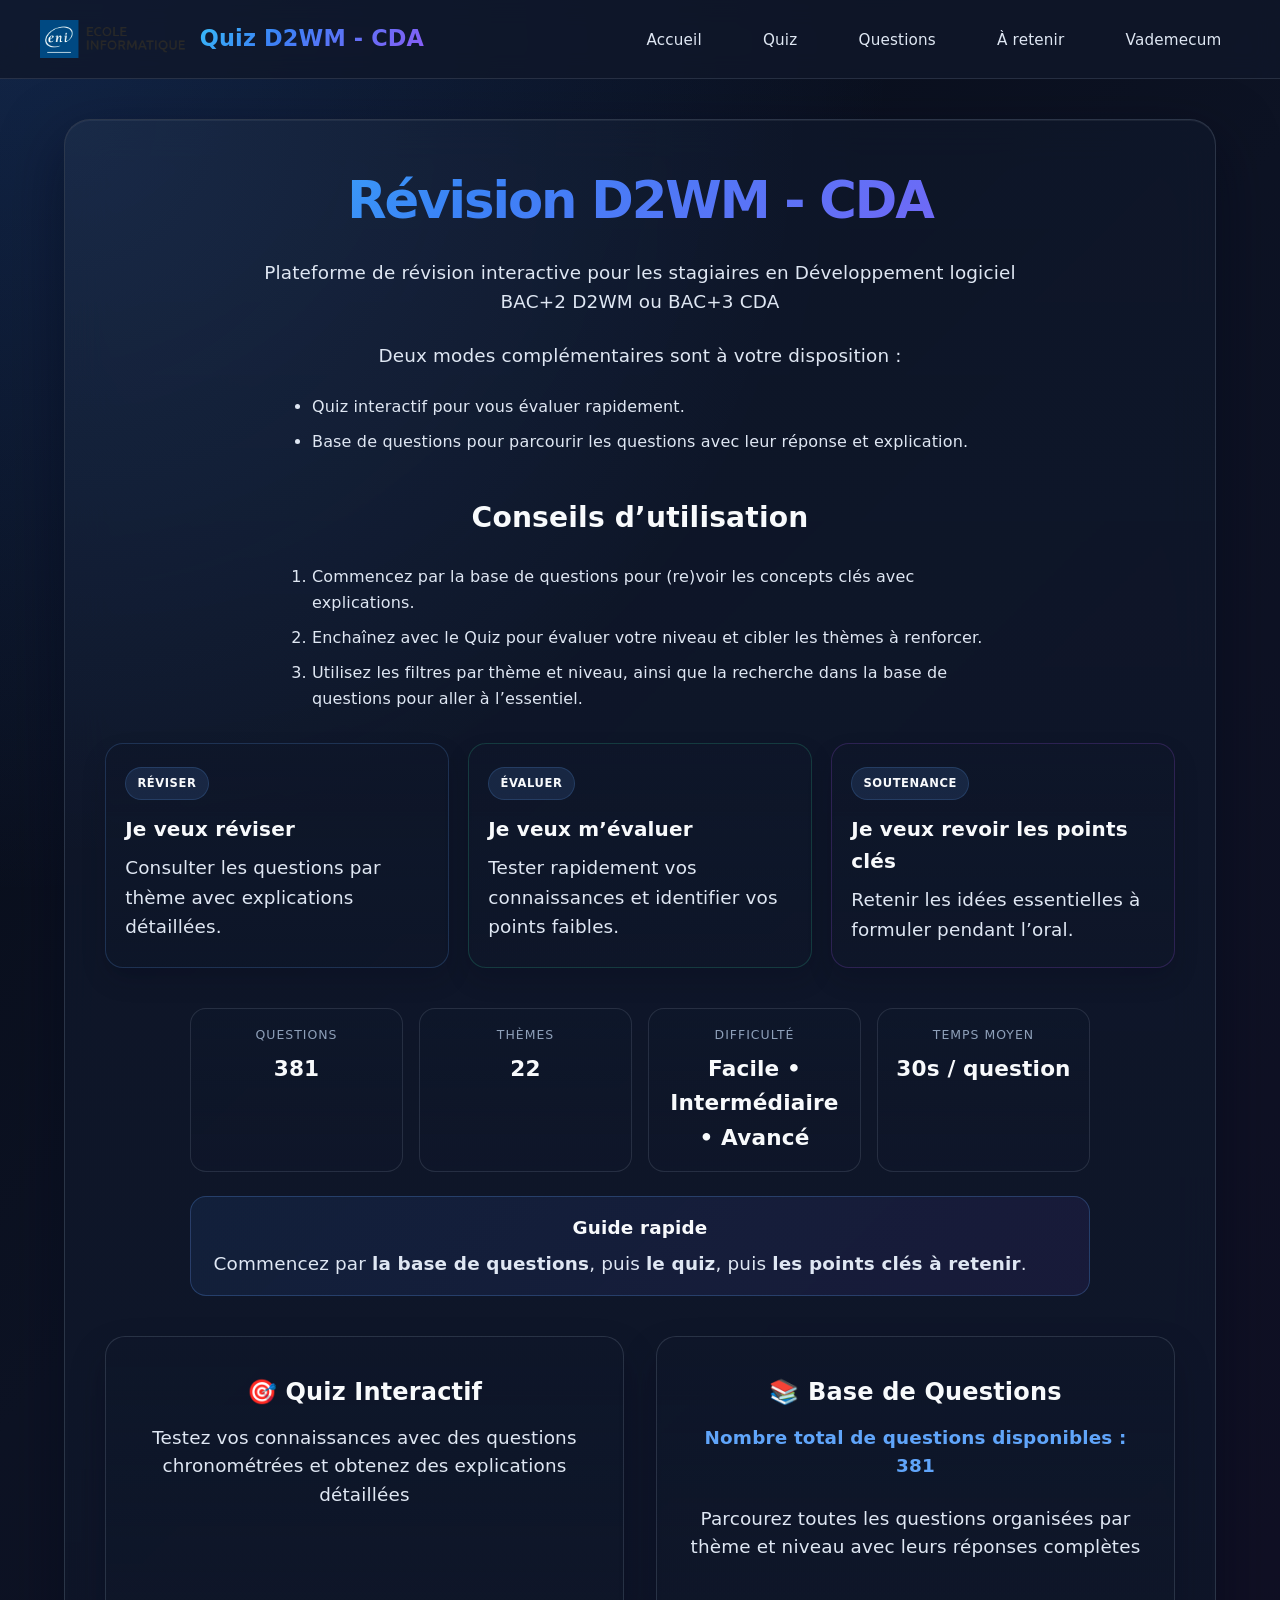
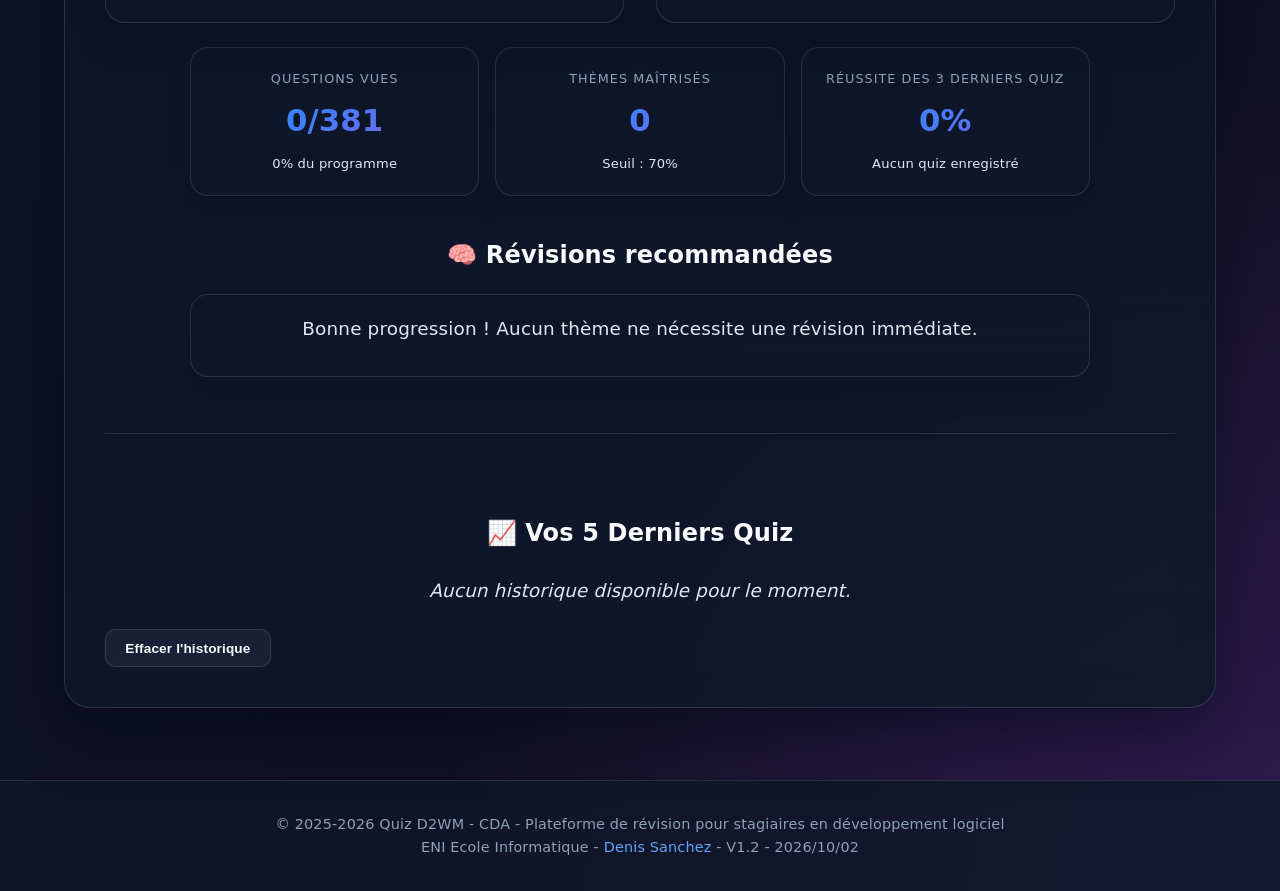
<file: index.html>
<!DOCTYPE html>
<html lang="fr">
<head>
    <meta charset="UTF-8">
    <meta name="viewport" content="width=device-width, initial-scale=1.0">
    <title>ENI Ecole Informatique - Révision D2WM - CDA - Quiz Interactif</title>
    <link rel="stylesheet" href="style.css?v=2026-10-02-3">
</head>
<body>
    <div id="site-header"></div>

    <!-- MAIN CONTENT -->
    <main>
        <div class="container">
            <!-- PAGE ACCUEIL -->
            <div id="accueil" class="page active">
                <div class="welcome">
                    <h1>Révision D2WM - CDA</h1>
                    <p>Plateforme de révision interactive pour les stagiaires en Développement logiciel BAC+2 D2WM ou BAC+3 CDA</p>
                    <p>Deux modes complémentaires sont à votre disposition :</p>
                    <ul class="alignLeft">
                        <li>Quiz interactif pour vous évaluer rapidement.</li>
                        <li>Base de questions pour parcourir les questions avec leur réponse et explication.</li>
                    </ul>

                    <h2>Conseils d’utilisation</h2>
                    <ol class="alignLeft">
                        <li>Commencez par la base de questions pour (re)voir les concepts clés avec explications.</li>
                        <li>Enchaînez avec le Quiz pour évaluer votre niveau et cibler les thèmes à renforcer.</li>
                        <li>Utilisez les filtres par thème et niveau, ainsi que la recherche dans la base de questions pour aller à l’essentiel.</li>
                    </ol>

                    <div class="orientation-panel">
                        <div class="orientation-grid">
                            <div class="orientation-card orientation-card-primary" onclick="showPage('questions-list')">
                                <span class="orientation-badge">Réviser</span>
                                <h3>Je veux réviser</h3>
                                <p>Consulter les questions par thème avec explications détaillées.</p>
                            </div>
                            <div class="orientation-card orientation-card-secondary" onclick="showPage('quiz-setup')">
                                <span class="orientation-badge">Évaluer</span>
                                <h3>Je veux m’évaluer</h3>
                                <p>Tester rapidement vos connaissances et identifier vos points faibles.</p>
                            </div>
                            <div class="orientation-card orientation-card-tertiary" onclick="window.location.href='a-retenir.html'">
                                <span class="orientation-badge">Soutenance</span>
                                <h3>Je veux revoir les points clés</h3>
                                <p>Retenir les idées essentielles à formuler pendant l’oral.</p>
                            </div>
                        </div>
                    </div>

                    <div class="home-summary-box">
                        <div class="summary-stat">
                            <span class="summary-label">Questions</span>
                            <strong id="home-total-questions">0</strong>
                        </div>
                        <div class="summary-stat">
                            <span class="summary-label">Thèmes</span>
                            <strong id="home-theme-count">0</strong>
                        </div>
                        <div class="summary-stat">
                            <span class="summary-label">Difficulté</span>
                            <strong id="home-difficulty">3 niveaux</strong>
                        </div>
                        <div class="summary-stat">
                            <span class="summary-label">Temps moyen</span>
                            <strong id="home-time-average">30s</strong>
                        </div>
                    </div>

                    <div class="quick-guide">
                        <h3>Guide rapide</h3>
                        <p>Commencez par <strong>la base de questions</strong>, puis <strong>le quiz</strong>, puis <strong>les points clés à retenir</strong>.</p>
                    </div>
                    
                    <div class="menu-cards">
                        <div class="menu-card" onclick="showPage('quiz-setup')">
                            <h3>🎯 Quiz Interactif</h3>
                            <p class="welcome-text-card">Testez vos connaissances avec des questions chronométrées et obtenez des explications détaillées</p>
                        </div>
                        <div class="menu-card" onclick="showPage('questions-list')">
                            <h3>📚 Base de Questions</h3>
                            <p class="welcome-text-card"><span id="total-questions-info" class="highlight"></span></p>
                            <p class="welcome-text-card">Parcourez toutes les questions organisées par thème et niveau avec leurs réponses complètes</p>
                        </div>
                    </div>

                    <div class="progress-overview">
                        <div class="progress-card">
                            <span class="progress-label">Questions vues</span>
                            <strong class="progress-value" id="progress-seen">0/0</strong>
                            <span class="progress-meta" id="progress-seen-meta">0% du programme</span>
                        </div>
                        <div class="progress-card">
                            <span class="progress-label">Thèmes maîtrisés</span>
                            <strong class="progress-value" id="progress-themes">0</strong>
                            <span class="progress-meta">Seuil : 70%</span>
                        </div>
                        <div class="progress-card">
                            <span class="progress-label">Réussite des 3 derniers quiz</span>
                            <strong class="progress-value" id="progress-recent">0%</strong>
                            <span class="progress-meta" id="progress-recent-meta">Aucun quiz enregistré</span>
                        </div>
                    </div>

                    <div class="recommendations-section">
                        <h2>🧠 Révisions recommandées</h2>
                        <div id="recommendations-container"></div>
                    </div>

                    <!-- HISTORIQUE DES SCORES -->
                    <div class="history-section">
                        <h2>📈 Vos 5 Derniers Quiz</h2>
                        <div id="history-container"></div>
                        <button class="btn btn-secondary btn-sm" onclick="clearHistory()">Effacer l'historique</button>
                    </div>
                </div>
            </div>

            <!-- PAGE CONFIGURATION QUIZ -->
            <div id="quiz-setup" class="page">
                <h2>Configuration du Quiz</h2>
                <div class="quiz-setup">
                    <div class="form-group">
                        <label for="theme-select">Choisir un thème :</label>
                        <select id="theme-select">
                            <option value="all">Tous les thèmes</option>
                        </select>
                    </div>
                     <div class="form-group">
                        <label for="niveau-select">Choisir un niveau :</label>
                        <select id="niveau-select">
                            <option value="all">Tous les niveaux</option>
                        </select>
                    </div>
                    
                    <div class="form-group">
                        <label for="filiere-select">Choisir une filière :</label>
                        <select id="filiere-select">
                            <option value="all">Toutes les filières</option>
                            <option value="D2WM">D2WM</option>
                            <option value="CDA">CDA</option>
                        </select>
                    </div>
                    
                    <div class="form-group">
                        <label for="question-count">Nombre de questions :</label>
                        <input type="number" id="question-count" min="1" max="50" value="10" placeholder="Nombre de questions">
                    </div>
                    
                    <div class="form-group">
                        <label for="time-limit">Temps par question (secondes) :</label>
                        <input type="number" id="time-limit" min="10" max="300" value="30" placeholder="Temps en secondes">
                    </div>
                    
                    <button class="btn" onclick="startQuiz()">Commencer le Quiz</button>
                </div>
            </div>

            <!-- PAGE QUIZ -->
            <div id="quiz" class="page">
                <div class="quiz-container">
                    <div class="quiz-header">
                        <div class="quiz-progress">
                            Question <span id="current-question">1</span> sur <span id="total-questions">10</span>
                        </div>
                        <div class="timer" id="timer">30</div>
                    </div>
                    
                    <div class="progress-bar-container">
                        <div class="progress-bar-fill" id="quiz-progress-bar" style="width: 0%;"></div>
                    </div>
                    
                    <div class="question-card">
                        <div class="question-title" id="question-text"></div>
                        <div class="question-meta" id="question-meta"></div>
                        <div class="answers" id="answers-container"></div>
                        <div class="explanation" id="explanation"></div>
                    </div>
                    
                    <div class="text-center">
                        <button class="btn hidden" id="next-btn" onclick="nextQuestion()">Question Suivante</button>
                    </div>
                </div>
            </div>

            <!-- PAGE RÉSULTATS -->
            <div id="results" class="page">
                <div class="results-container">
                    <h2>Résultats du Quiz</h2>
                    <div class="score-circle" id="score-circle">
                        <div class="score-text" id="score-text">0%</div>
                    </div>
                    
                    <div class="results-summary">
                        <div class="stat-card">
                            <div class="stat-number" id="correct-answers">0</div>
                            <div class="stat-label">Bonnes réponses</div>
                        </div>
                        <div class="stat-card">
                            <div class="stat-number" id="incorrect-answers">0</div>
                            <div class="stat-label">Mauvaises réponses</div>
                        </div>
                        <div class="stat-card">
                            <div class="stat-number" id="total-time">0s</div>
                            <div class="stat-label">Temps total</div>
                        </div>
                    </div>

                    <div class="results-review" id="wrong-answers-review"></div>
                    
                    <div class="mt-2">
                        <button class="btn" onclick="showPage('quiz-setup')">Nouveau Quiz</button>
                        <button class="btn" onclick="showPage('accueil')" style="margin-left: 1rem;">Retour Accueil</button>
                    </div>
                </div>
            </div>

            <!-- PAGE LISTE DES QUESTIONS -->
            <div id="questions-list" class="page">
                <h2>Base de Questions par Thème</h2>
                <div class="search-filter-container">
                    <div class="form-group search-group">
                        <input type="text" id="question-search-input" placeholder="🔍 Rechercher dans les questions ou explications..." oninput="filterQuestionsList()">
                    </div>
                    <div class="form-group filter-group">
                        <select id="question-level-filter" onchange="filterQuestionsList()">
                            <option value="all">Tous les niveaux</option>
                            <option value="Facile">Facile</option>
                            <option value="Intermédiaire">Intermédiaire</option>
                            <option value="Avancé">Avancé</option>
                        </select>
                    </div>
                </div>
               <div class="questions-list" id="questions-container">
               </div>
            </div>
        </div>
    </main>

    <div id="site-footer"></div>

    <script src="quiz.js?v=2026-10-02-2"></script>
    <script src="script.js?v=2026-10-02-1"></script>
    <script src="layout.js?v=2026-10-02-2"></script>
</body>
</html>
</file>
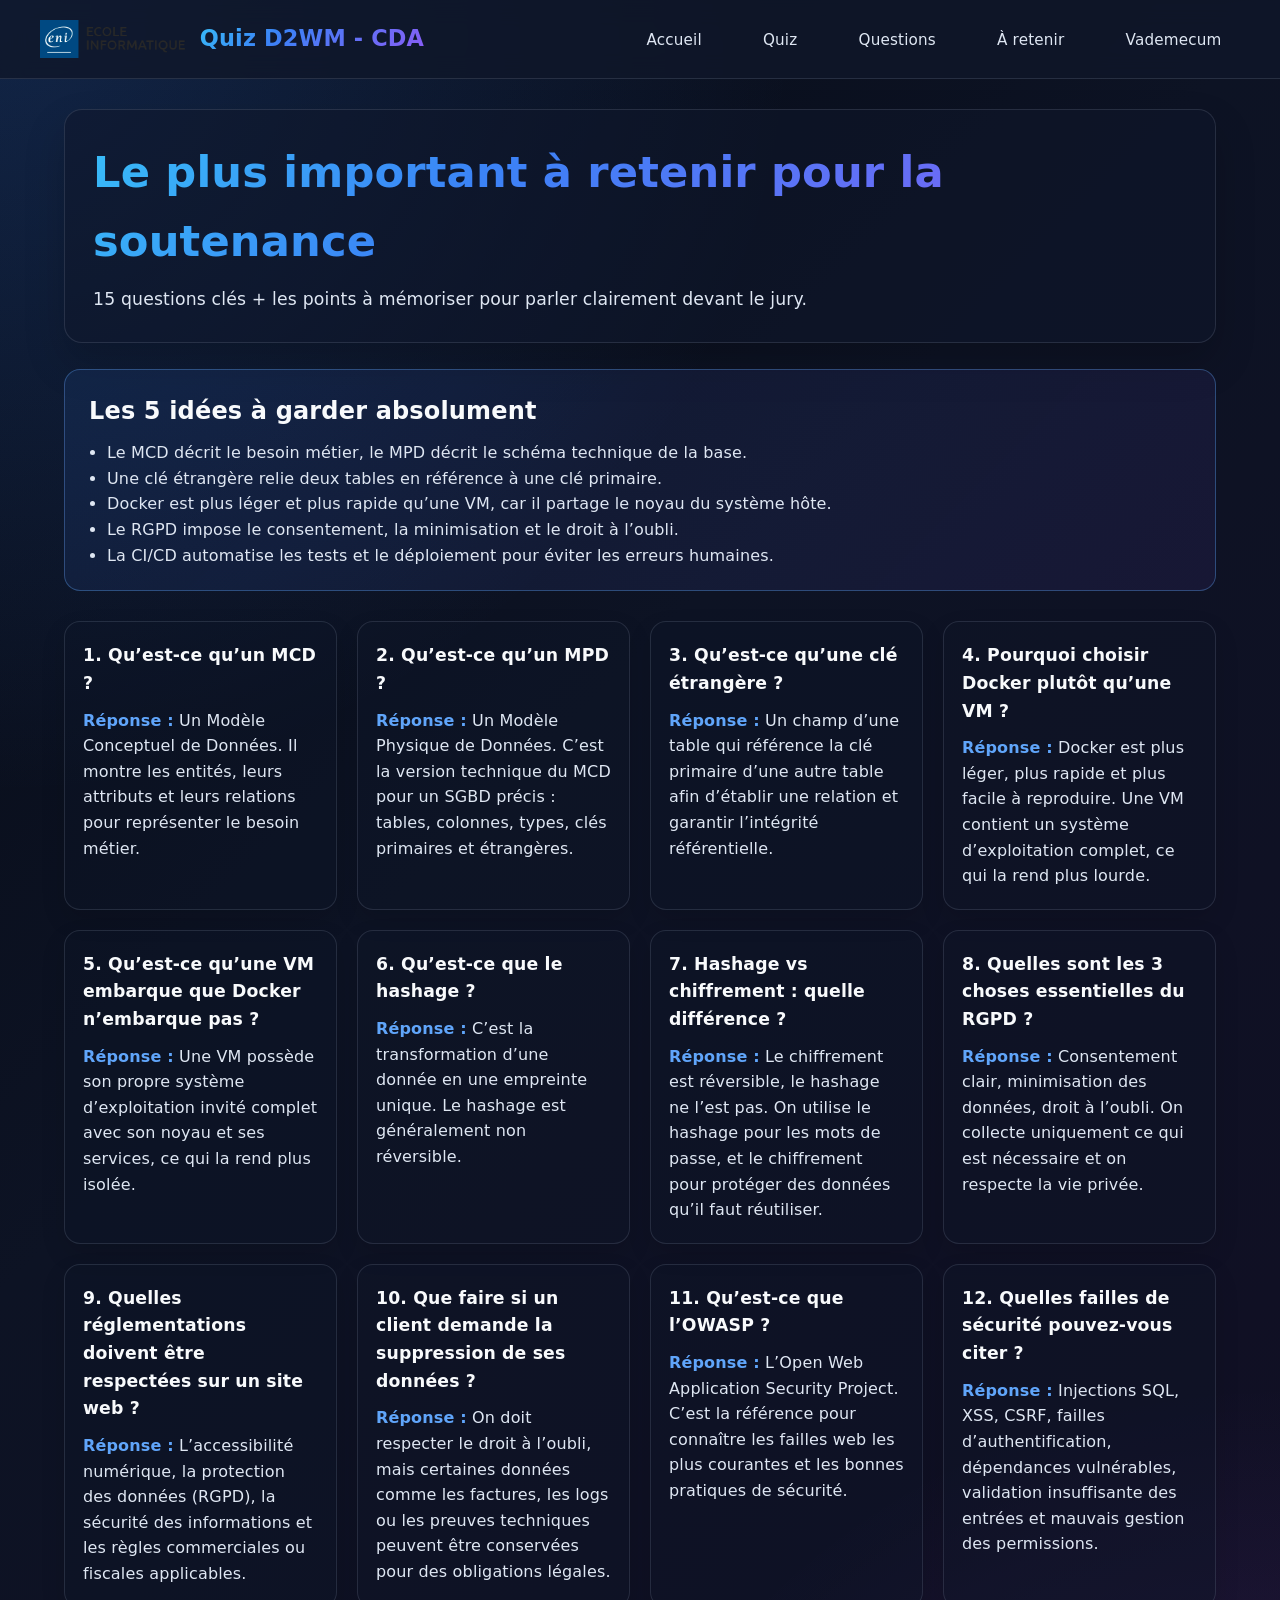
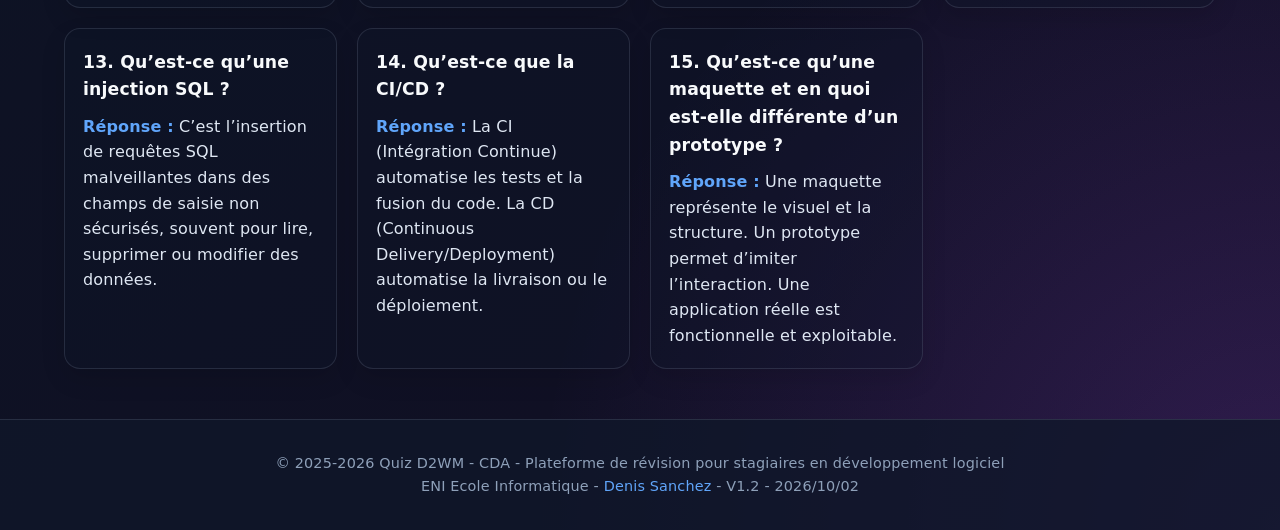
<file: a-retenir.html>
<!DOCTYPE html>
<html lang="fr">
<head>
    <meta charset="UTF-8">
    <meta name="viewport" content="width=device-width, initial-scale=1.0">
    <title>Le plus important à retenir pour la soutenance</title>
    <link rel="stylesheet" href="style.css?v=2026-10-02-3">
</head>
<body>
    <div id="site-header"></div>

    <main class="retention-page">
        <div class="container">
            <section class="retention-hero">
                <h1>Le plus important à retenir pour la soutenance</h1>
                <p class="retention-subtitle">15 questions clés + les points à mémoriser pour parler clairement devant le jury.</p>
            </section>

            <section class="retention-flash-box">
                <h2>Les 5 idées à garder absolument</h2>
                <ul>
                    <li>Le MCD décrit le besoin métier, le MPD décrit le schéma technique de la base.</li>
                    <li>Une clé étrangère relie deux tables en référence à une clé primaire.</li>
                    <li>Docker est plus léger et plus rapide qu’une VM, car il partage le noyau du système hôte.</li>
                    <li>Le RGPD impose le consentement, la minimisation et le droit à l’oubli.</li>
                    <li>La CI/CD automatise les tests et le déploiement pour éviter les erreurs humaines.</li>
                </ul>
            </section>

            <section class="retention-grid">
                <article class="retention-card">
                    <h3>1. Qu’est-ce qu’un MCD ?</h3>
                    <p><strong>Réponse :</strong> Un Modèle Conceptuel de Données. Il montre les entités, leurs attributs et leurs relations pour représenter le besoin métier.</p>
                </article>

                <article class="retention-card">
                    <h3>2. Qu’est-ce qu’un MPD ?</h3>
                    <p><strong>Réponse :</strong> Un Modèle Physique de Données. C’est la version technique du MCD pour un SGBD précis : tables, colonnes, types, clés primaires et étrangères.</p>
                </article>

                <article class="retention-card">
                    <h3>3. Qu’est-ce qu’une clé étrangère ?</h3>
                    <p><strong>Réponse :</strong> Un champ d’une table qui référence la clé primaire d’une autre table afin d’établir une relation et garantir l’intégrité référentielle.</p>
                </article>

                <article class="retention-card">
                    <h3>4. Pourquoi choisir Docker plutôt qu’une VM ?</h3>
                    <p><strong>Réponse :</strong> Docker est plus léger, plus rapide et plus facile à reproduire. Une VM contient un système d’exploitation complet, ce qui la rend plus lourde.</p>
                </article>

                <article class="retention-card">
                    <h3>5. Qu’est-ce qu’une VM embarque que Docker n’embarque pas ?</h3>
                    <p><strong>Réponse :</strong> Une VM possède son propre système d’exploitation invité complet avec son noyau et ses services, ce qui la rend plus isolée.</p>
                </article>

                <article class="retention-card">
                    <h3>6. Qu’est-ce que le hashage ?</h3>
                    <p><strong>Réponse :</strong> C’est la transformation d’une donnée en une empreinte unique. Le hashage est généralement non réversible.</p>
                </article>

                <article class="retention-card">
                    <h3>7. Hashage vs chiffrement : quelle différence ?</h3>
                    <p><strong>Réponse :</strong> Le chiffrement est réversible, le hashage ne l’est pas. On utilise le hashage pour les mots de passe, et le chiffrement pour protéger des données qu’il faut réutiliser.</p>
                </article>

                <article class="retention-card">
                    <h3>8. Quelles sont les 3 choses essentielles du RGPD ?</h3>
                    <p><strong>Réponse :</strong> Consentement clair, minimisation des données, droit à l’oubli. On collecte uniquement ce qui est nécessaire et on respecte la vie privée.</p>
                </article>

                <article class="retention-card">
                    <h3>9. Quelles réglementations doivent être respectées sur un site web ?</h3>
                    <p><strong>Réponse :</strong> L’accessibilité numérique, la protection des données (RGPD), la sécurité des informations et les règles commerciales ou fiscales applicables.</p>
                </article>

                <article class="retention-card">
                    <h3>10. Que faire si un client demande la suppression de ses données ?</h3>
                    <p><strong>Réponse :</strong> On doit respecter le droit à l’oubli, mais certaines données comme les factures, les logs ou les preuves techniques peuvent être conservées pour des obligations légales.</p>
                </article>

                <article class="retention-card">
                    <h3>11. Qu’est-ce que l’OWASP ?</h3>
                    <p><strong>Réponse :</strong> L’Open Web Application Security Project. C’est la référence pour connaître les failles web les plus courantes et les bonnes pratiques de sécurité.</p>
                </article>

                <article class="retention-card">
                    <h3>12. Quelles failles de sécurité pouvez-vous citer ?</h3>
                    <p><strong>Réponse :</strong> Injections SQL, XSS, CSRF, failles d’authentification, dépendances vulnérables, validation insuffisante des entrées et mauvais gestion des permissions.</p>
                </article>

                <article class="retention-card">
                    <h3>13. Qu’est-ce qu’une injection SQL ?</h3>
                    <p><strong>Réponse :</strong> C’est l’insertion de requêtes SQL malveillantes dans des champs de saisie non sécurisés, souvent pour lire, supprimer ou modifier des données.</p>
                </article>

                <article class="retention-card">
                    <h3>14. Qu’est-ce que la CI/CD ?</h3>
                    <p><strong>Réponse :</strong> La CI (Intégration Continue) automatise les tests et la fusion du code. La CD (Continuous Delivery/Deployment) automatise la livraison ou le déploiement.</p>
                </article>

                <article class="retention-card">
                    <h3>15. Qu’est-ce qu’une maquette et en quoi est-elle différente d’un prototype ?</h3>
                    <p><strong>Réponse :</strong> Une maquette représente le visuel et la structure. Un prototype permet d’imiter l’interaction. Une application réelle est fonctionnelle et exploitable.</p>
                </article>
            </section>
        </div>
    </main>

    <div id="site-footer"></div>

    <script src="layout.js?v=2026-10-02-2"></script>
</body>
</html>
</file>
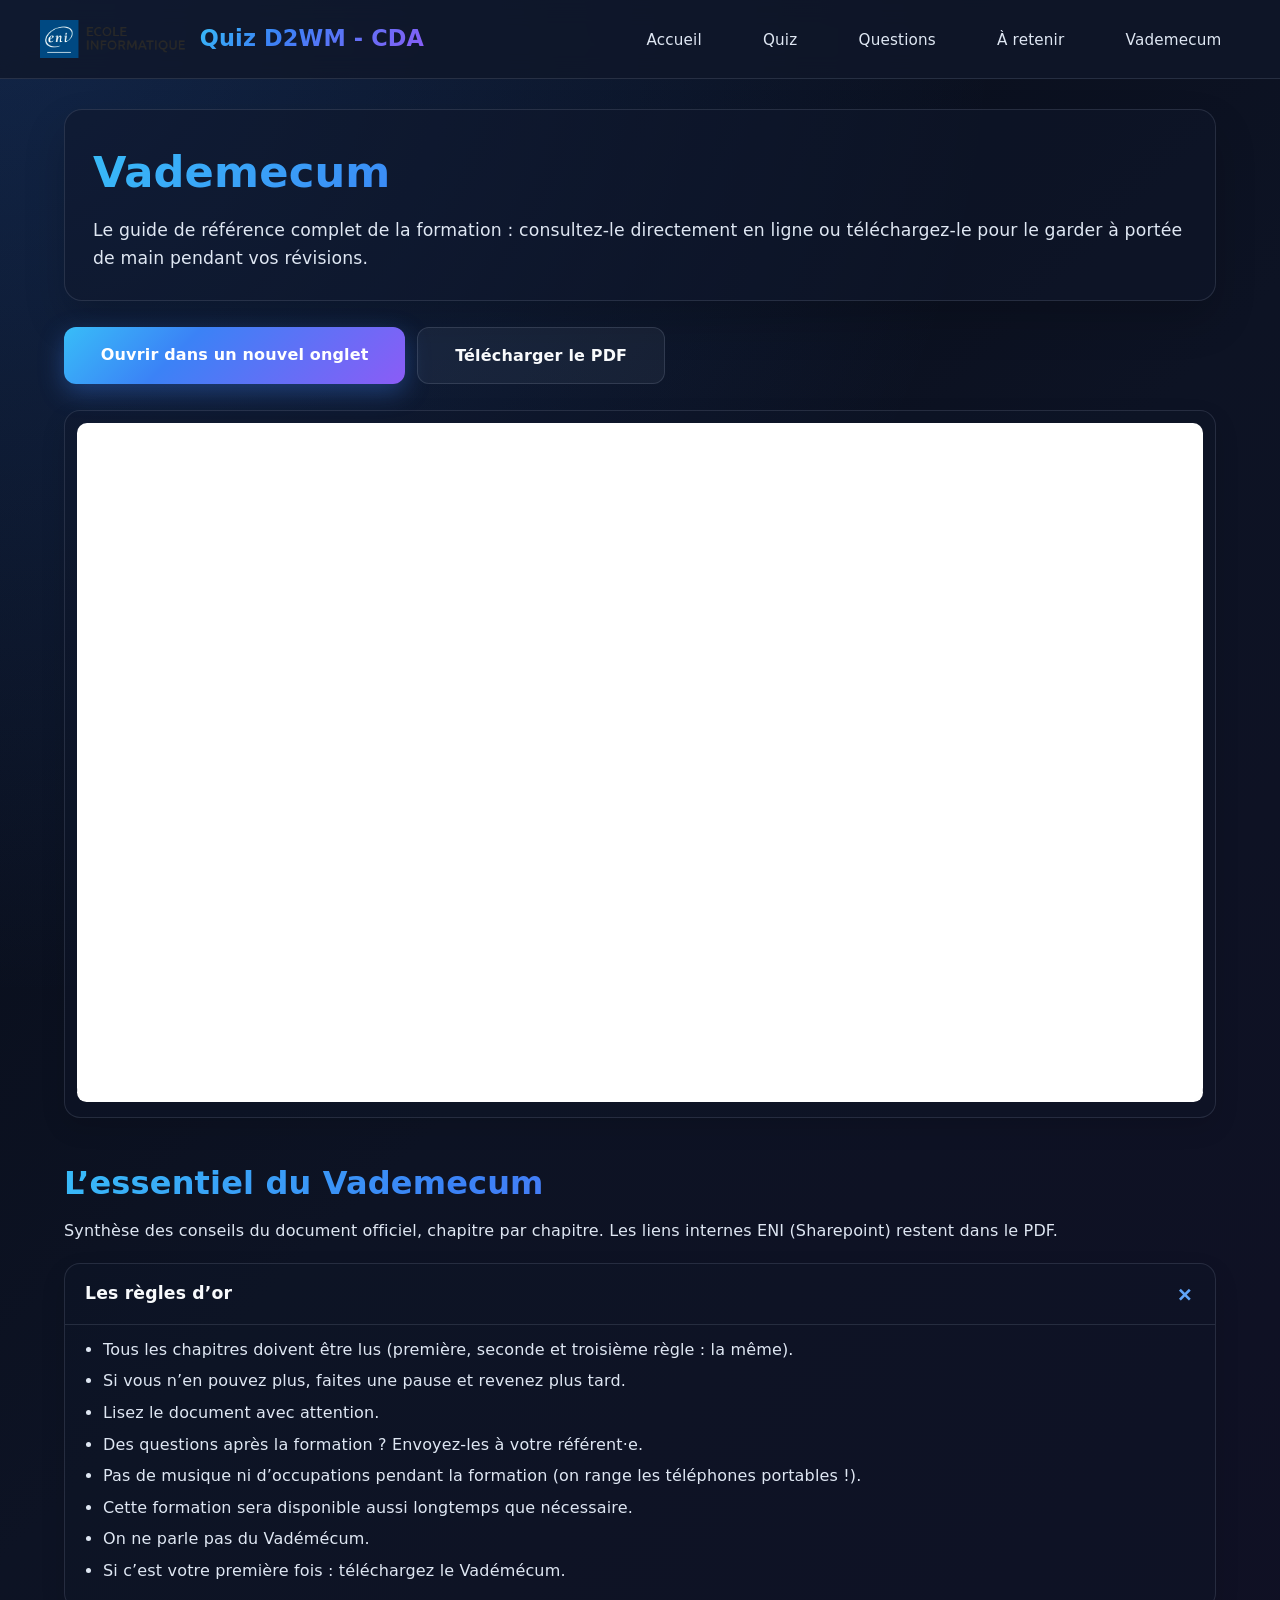
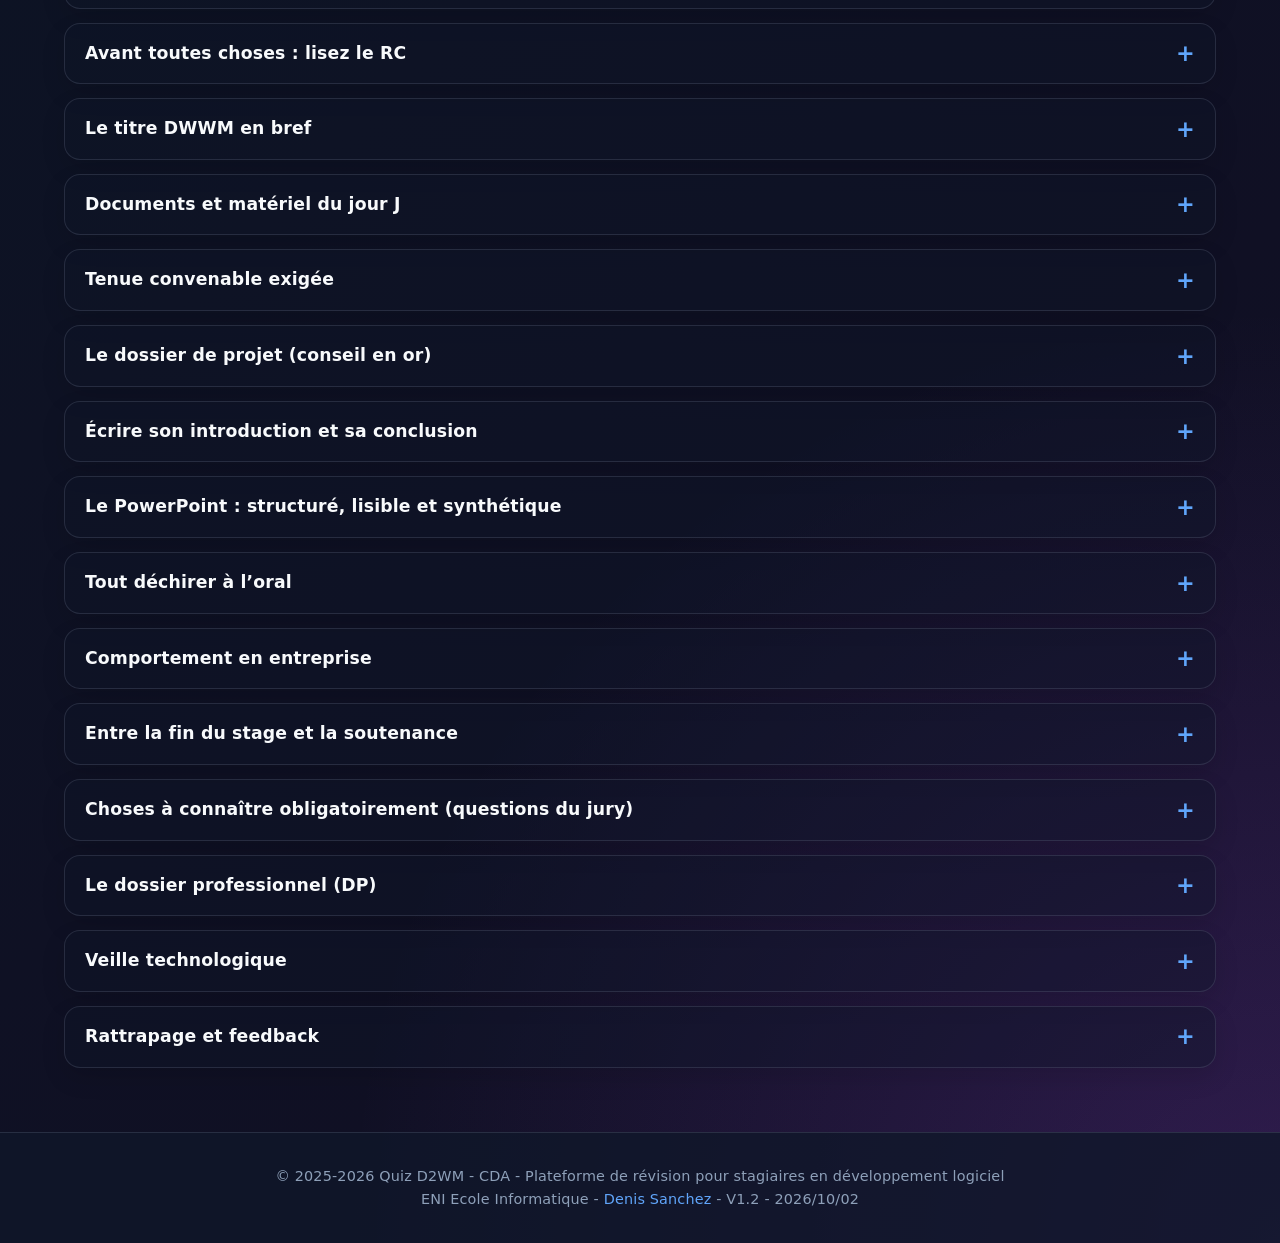
<file: vademecum.html>
<!DOCTYPE html>
<html lang="fr">
<head>
    <meta charset="UTF-8">
    <meta name="viewport" content="width=device-width, initial-scale=1.0">
    <title>ENI Ecole Informatique - Vademecum D2WM - CDA</title>
    <link rel="stylesheet" href="style.css?v=2026-10-02-4">
</head>
<body>
    <div id="site-header"></div>

    <main class="vademecum-page">
        <div class="container">
            <section class="vademecum-hero">
                <h1>Vademecum</h1>
                <p class="vademecum-subtitle">Le guide de référence complet de la formation : consultez-le directement en ligne ou téléchargez-le pour le garder à portée de main pendant vos révisions.</p>
            </section>

            <section class="vademecum-actions">
                <a class="btn" href="vademecum/VademecumV4_2025-10-15%201.pdf" target="_blank" rel="noopener">Ouvrir dans un nouvel onglet</a>
                <a class="btn btn-secondary" href="vademecum/VademecumV4_2025-10-15%201.pdf" download>Télécharger le PDF</a>
            </section>

            <section class="vademecum-viewer">
                <object class="vademecum-pdf" data="vademecum/VademecumV4_2025-10-15%201.pdf" type="application/pdf" aria-label="Vademecum de la formation (PDF)">
                    <iframe class="vademecum-pdf" src="vademecum/VademecumV4_2025-10-15%201.pdf" title="Vademecum de la formation (PDF)">
                        <p class="vademecum-fallback">
                            Votre navigateur ne peut pas afficher le PDF directement.
                            <a href="vademecum/VademecumV4_2025-10-15%201.pdf" target="_blank" rel="noopener">Cliquez ici pour l'ouvrir dans un nouvel onglet</a>
                            ou <a href="vademecum/VademecumV4_2025-10-15%201.pdf" download>téléchargez-le</a>.
                        </p>
                    </iframe>
                </object>
            </section>

            <section class="vademecum-summary">
                <h2>L’essentiel du Vademecum</h2>
                <p class="vademecum-summary-intro">Synthèse des conseils du document officiel, chapitre par chapitre. Les liens internes ENI (Sharepoint) restent dans le PDF.</p>

                <details class="vademecum-chapter" open>
                    <summary>Les règles d’or</summary>
                    <div class="vademecum-chapter-body">
                        <ul>
                            <li>Tous les chapitres doivent être lus (première, seconde et troisième règle : la même).</li>
                            <li>Si vous n’en pouvez plus, faites une pause et revenez plus tard.</li>
                            <li>Lisez le document avec attention.</li>
                            <li>Des questions après la formation ? Envoyez-les à votre référent·e.</li>
                            <li>Pas de musique ni d’occupations pendant la formation (on range les téléphones portables !).</li>
                            <li>Cette formation sera disponible aussi longtemps que nécessaire.</li>
                            <li>On ne parle pas du Vadémécum.</li>
                            <li>Si c’est votre première fois : téléchargez le Vadémécum.</li>
                        </ul>
                    </div>
                </details>

                <details class="vademecum-chapter">
                    <summary>Avant toutes choses : lisez le RC</summary>
                    <div class="vademecum-chapter-body">
                        <p>Le RC (Référentiel de Certification) explique dans les moindres détails ce que le jury attend de vous le jour de la soutenance. Le résumé du RC ne sera jamais aussi complet que le document original.</p>
                        <ul>
                            <li>Lire votre RC</li>
                            <li>Lire le résumé de votre RC</li>
                            <li>Comprendre ce que vous lisez</li>
                        </ul>
                    </div>
                </details>

                <details class="vademecum-chapter">
                    <summary>Le titre DWWM en bref</summary>
                    <div class="vademecum-chapter-body">
                        <ul>
                            <li>Évaluations à chaque fin de module (EPCF : évaluation professionnelle en cours de formation).</li>
                            <li>Documents de référence : le <strong>REAC</strong> (Référentiel Emploi Activités Compétences) et le <strong>RE</strong> (Référentiel d’Évaluation).</li>
                            <li><strong>2 écrits</strong> à rendre à la fin de l’alternance : le rapport d’activités (travail en entreprise, compétences du titre) et le dossier professionnel (votre projet professionnel).</li>
                            <li><strong>1 oral</strong> : soutenance de 2 heures devant un jury de 2 professionnels homologués, dont 35 minutes de présentation du rapport.</li>
                            <li><strong>1 diplôme</strong> délivré par la DREETS (Ministère du Travail).</li>
                            <li>Anglais à l’écrit niveau B1 : comprendre les points essentiels, être autonome, produire un discours simple et cohérent.</li>
                        </ul>
                    </div>
                </details>

                <details class="vademecum-chapter">
                    <summary>Documents et matériel du jour J</summary>
                    <div class="vademecum-chapter-body">
                        <p>Avoir tous les bons outils montre que vous êtes organisé·e et vous permet de consacrer votre énergie à l’oral plutôt qu’à la logistique.</p>
                        <ul>
                            <li><strong>Clé USB</strong> avec votre PowerPoint (ou Prezi), et une copie en ligne (OneDrive, e-mail) en cas de problème.</li>
                            <li><strong>Zapette</strong> pour passer les diapos sans rester collé·e au clavier.</li>
                            <li><strong>Feutres</strong> pour écrire au tableau.</li>
                            <li><strong>Bloc-note et stylo</strong> : l’outil essentiel de toute réunion ou présentation.</li>
                            <li><strong>Carte d’identité</strong> (ou passeport) : obligatoire.</li>
                            <li><strong>Convocation</strong> : obligatoire.</li>
                            <li><strong>Bouteille d’eau</strong> : vous allez parler 1h30.</li>
                            <li><strong>Barre de céréales</strong> : mangez-en une 10 minutes avant l’oral !</li>
                        </ul>
                    </div>
                </details>

                <details class="vademecum-chapter">
                    <summary>Tenue convenable exigée</summary>
                    <div class="vademecum-chapter-body">
                        <p>Les apparences constituent la première source d’information sur une personne. Soigner sa tenue montre au jury que cette journée compte pour vous.</p>
                        <ul>
                            <li>Apportez une attention particulière à votre tenue.</li>
                            <li>Soyez à l’aise dans vos vêtements.</li>
                            <li>Préparez vos vêtements la veille.</li>
                            <li>Prenez un change au cas où.</li>
                        </ul>
                    </div>
                </details>

                <details class="vademecum-chapter">
                    <summary>Le dossier de projet (conseil en or)</summary>
                    <div class="vademecum-chapter-body">
                        <p>C’est la présentation écrite et détaillée de votre projet, minutieusement parcourue par les jurés. Elle doit être plus que parfaite.</p>
                        <ul>
                            <li>Rédigez sur Word, avec sommaire généré automatiquement et numéros de page.</li>
                            <li>Rédigez le rapport au fur et à mesure, dès la première semaine.</li>
                            <li>Toutes les images doivent avoir une légende. Aucune faute d’orthographe.</li>
                            <li>Suivez le plan type du RC. Pas de copier-coller de Wikipédia, attention aux blablas générés par l’IA.</li>
                            <li>Évitez les descriptions inutiles (« c’est quoi le SQL », etc.).</li>
                            <li>Incluez : schéma architectural de l’application, diagrammes (classes, use cases, états-transitions), code des IHM et des contrôleurs (pensez Service, pas de code métier dans le contrôleur), SQL, schéma de la base de données, maquettes, captures d’écran des IHM.</li>
                            <li>Une petite vidéo de moins de 5 minutes présentant les fonctionnalités : effet garanti !</li>
                            <li>Pensez à la partie sécurité.</li>
                        </ul>
                    </div>
                </details>

                <details class="vademecum-chapter">
                    <summary>Écrire son introduction et sa conclusion</summary>
                    <div class="vademecum-chapter-body">
                        <p><strong>L’introduction</strong> est la première partie lue. Introduisez le contexte du stage avec les informations clés :</p>
                        <ul>
                            <li>Votre plan de formation et de carrière.</li>
                            <li>Les raisons qui vous ont poussé à choisir ce stage et cette entreprise.</li>
                            <li>Vos objectifs et attentes vis-à-vis de ce stage.</li>
                            <li>Un bref descriptif de vos missions.</li>
                        </ul>
                        <p><strong>La conclusion</strong> doit être percutante : c’est souvent par là que le jury commence. Elle doit répondre à :</p>
                        <ul>
                            <li>En quoi ce stage vous a conforté·e dans votre projet professionnel ? Pourquoi ?</li>
                            <li>Qu’est-ce qu’il vous a appris (méthode de travail, contacts, expérience, connaissances) ?</li>
                            <li>Souhaitez-vous travailler dans ce milieu plus tard ? Pourquoi ?</li>
                            <li>Quels ont été les points négatifs et positifs ?</li>
                        </ul>
                        <p>Conseil : écrivez l’introduction et la conclusion <strong>en premier</strong>, puis rédigez le rapport.</p>
                    </div>
                </details>

                <details class="vademecum-chapter">
                    <summary>Le PowerPoint : structuré, lisible et synthétique</summary>
                    <div class="vademecum-chapter-body">
                        <p>Le PPT illustre votre discours, ce n’est pas votre discours qui illustre le PPT. Entraînez-vous en condition réelle au moins 3 fois, chronomètre en main.</p>
                        <ul>
                            <li>Pas de phrases dans les diapos : que des mots-clés.</li>
                            <li>Utilisez les masques et les dispositions ; attention aux couleurs et contrastes.</li>
                            <li>Captures d’écran de qualité, non pixelisées, sur fond blanc.</li>
                            <li>Créez des liens entre le sommaire et les pages, et inversement.</li>
                            <li>Utilisez le mode présentation et mettez des notes dans chaque diapo (en cas de trou de mémoire).</li>
                            <li>Structure : sommaire, entreprise, projet, technologies (IDE, BDD, langages, gestionnaire de source), analyse (maquettes, use cases, schéma BDD, diagrammes de classe / états / séquence, architecture, planning Gantt), rendu final (vidéo possible), réalisations, sécurité, conclusion, questions-réponses.</li>
                            <li>Affichez le numéro de diapo et celui de la page du rapport correspondante.</li>
                            <li>Faites relire votre PowerPoint par votre tuteur ou tutrice, en anticipant.</li>
                        </ul>
                    </div>
                </details>

                <details class="vademecum-chapter">
                    <summary>Tout déchirer à l’oral</summary>
                    <div class="vademecum-chapter-body">
                        <ul>
                            <li>Dites-vous que vous allez tout déchirer avant de commencer (méthode Coué), et chargez-vous en énergie dès le « Bonjour ».</li>
                            <li>Présentez-vous positivement et brièvement. Restez debout pendant la présentation.</li>
                            <li>Regardez le jury (pas le tableau !) et balayez les jurés du regard.</li>
                            <li>Parlez comme si vous vous adressiez à une personne au fond de la salle ; bougez, utilisez vos mains et vos expressions.</li>
                            <li>Respirez bien avant et pendant l’oral, modulez votre voix, échauffez-vous avec des vocalises.</li>
                            <li>93 % du message passe par le non-verbal.</li>
                            <li>Vous connaissez votre projet : soyez sûr·e de vous.</li>
                            <li>Si vous n’avez pas la réponse à une question, vous avez le droit de ne pas savoir. Surtout, n’inventez pas.</li>
                        </ul>
                    </div>
                </details>

                <details class="vademecum-chapter">
                    <summary>Comportement en entreprise</summary>
                    <div class="vademecum-chapter-body">
                        <ul>
                            <li>Arrivez à l’heure (anticipez les bouchons), respectez les horaires, dites bonjour à tout le monde.</li>
                            <li>Mangez et allez en pause avec vos collègues dès le premier jour.</li>
                            <li>Ne cachez pas vos retards de production ; ne restez pas seul·e face à un problème : donnez vos recherches et vos messages d’erreur (dire « j’ai un bug » sans contexte ne sert à rien).</li>
                            <li>Demander de l’aide gratifie la personne sollicitée.</li>
                            <li>Notez ce que vous faites chaque jour et organisez au moins un point hebdomadaire de bilan.</li>
                            <li>Mettez en place un gestionnaire de version (Git) même seul·e sur le projet, et commitez régulièrement.</li>
                            <li>Demandez à l’avance les versions de production des serveurs et logiciels (ex. développer en PHP 8.3 alors que la prod est en 7.4).</li>
                            <li>Présentez votre rapport à votre responsable, et le RC dès la première semaine.</li>
                            <li>Sachez dire non à une demande déraisonnable, prenez votre place... et kiffez !</li>
                        </ul>
                        <p><strong>En distanciel :</strong> imposez des points réguliers, faites un bilan chaque vendredi, définissez vos outils de partage dès le début et mettez en place un hébergement web pour votre travail.</p>
                    </div>
                </details>

                <details class="vademecum-chapter">
                    <summary>Entre la fin du stage et la soutenance</summary>
                    <div class="vademecum-chapter-body">
                        <p>Ce n’est pas des vacances : c’est la dernière ligne droite.</p>
                        <ul>
                            <li>Réalisez votre PPT et faites au moins 3 soutenances blanches (réservez une salle à l’ENI et entraînez-vous à plusieurs).</li>
                            <li>Révisez le SQL : <a href="https://fxjollois.github.io/cours-sql/" target="_blank" rel="noopener">cours et exercices de fxjollois</a> — vous devez maîtriser les quatre premiers points (jusqu’aux jointures).</li>
                            <li>Entraînez-vous à écrire des requêtes avec jointures au tableau.</li>
                            <li>Renseignez-vous sur la salle, le TBI, le vidéoprojecteur ou la TV ; testez avant et pensez aux câbles si vous amenez un Mac.</li>
                            <li>Reposez-vous.</li>
                        </ul>
                    </div>
                </details>

                <details class="vademecum-chapter">
                    <summary>Choses à connaître obligatoirement (questions du jury)</summary>
                    <div class="vademecum-chapter-body">
                        <p>Après la présentation, plein de questions vous attendent. Un stagiaire a partagé une documentation de questions/réponses : <a href="https://pharallaxe.github.io/doc_public/html/questions.html" target="_blank" rel="noopener">Documentation Question</a> (et <a href="https://pharallaxe.github.io/doc_public/index.html" target="_blank" rel="noopener">la documentation complète</a>). Parmi les questions fréquemment posées :</p>
                        <ul>
                            <li>SQL : requêtes avec double jointure et condition, LEFT/RIGHT JOIN, avis sur votre schéma de base de données et son évolution, cardinalités, exercice pratique (quelles tables, quelle clé primaire), requête complexe (2 jointures, WHERE, ORDER BY, LIMIT).</li>
                            <li>Sécurité : injections SQL et leur fonctionnement, HTTPS et certificats (contenu, fonctionnement), hash et chiffrement des mots de passe, rôles d’accès, faille XSS, autres attaques possibles, OWASP et les organismes de veille en sécurité.</li>
                            <li>Tests : tests unitaires, fonctionnels, de non-régression, d’acceptation et d’intégration ; cycle en V ; que faire avant une mise en production ; script de migration et son utilité.</li>
                            <li>Méthodes et conception : méthodes agiles (SCRUM, Kanban), Merise, MVP, diagrammes UML (présenter un MCD au tableau), MVC au tableau (cheminement M/V/C lors d’une connexion) et pourquoi l’utiliser, architecture multi-couche et son intérêt.</li>
                            <li>Web : media queries, responsive (avantages/inconvénients), SEO, maquettes, méthodes HTTP au-delà de GET et POST, intérêt du localStorage, validation des données, veille technologique et technique.</li>
                            <li>Divers : logiciel de versioning, OneToMany vers ManyToMany, ajout d’une table avec clé étrangère, CMS ou code et pourquoi, types de documentation (JavaDoc...), développement mobile natif vs multiplateforme.</li>
                        </ul>
                    </div>
                </details>

                <details class="vademecum-chapter">
                    <summary>Le dossier professionnel (DP)</summary>
                    <div class="vademecum-chapter-body">
                        <p>Le DP présente votre expérience dans le développement et permet de combler d’éventuels manquements du dossier de projet. Vidéo de présentation : <a href="https://youtu.be/QLdzvY4tFMs" target="_blank" rel="noopener">sur YouTube</a>.</p>
                        <p>Un titre professionnel est une certification enregistrée au RNCP (France compétences), composée de blocs de compétences (CCP). Niveaux : 3 (CAP), 4 (BAC), 5 (BTS/DUT), 6 (BAC+3/4). Plus d’informations : <a href="https://travail-emploi.gouv.fr/les-titres-professionnels" target="_blank" rel="noopener">travail-emploi.gouv.fr</a>.</p>
                        <p><strong>Le résumé à rédiger</strong> : en général au moins 10 jours ouvrés avant la session d’examen, remettez à l’ENI un résumé en français d’environ 20 lignes.</p>
                        <p><strong>Documents à fournir pour le titre DWWM :</strong></p>
                        <ul>
                            <li>Dossier professionnel (illustre les 2 activités : 1 à 3 exemples par activité)</li>
                            <li>Résumé du rapport d’activité en français</li>
                            <li>Rapport d’activité (rapport de stage) fait en entreprise (à privilégier) ou en formation</li>
                            <li>Livret d’évaluation</li>
                            <li>PPT à faire mais pas à fournir pour la présentation devant le jury</li>
                        </ul>
                        <p><strong>Documents à fournir pour le titre CDA :</strong> la même liste.</p>
                    </div>
                </details>

                <details class="vademecum-chapter">
                    <summary>Veille technologique</summary>
                    <div class="vademecum-chapter-body">
                        <p>Abonnez-vous aux flux RSS et newsletters de vos technologies pour pré-filtrer l’information et être au courant rapidement des bugs et failles.</p>
                        <p><strong>Sites généralistes :</strong> <a href="https://www.silicon.fr/" target="_blank" rel="noopener">Silicon</a>, <a href="https://www.clubic.com/" target="_blank" rel="noopener">Clubic</a>, <a href="https://korben.info/" target="_blank" rel="noopener">Korben</a>, <a href="https://www.developpez.com/" target="_blank" rel="noopener">Developpez</a>, <a href="https://www.presse-citron.net/" target="_blank" rel="noopener">Presse-citron</a>, <a href="https://www.alsacreations.com/" target="_blank" rel="noopener">Alsacréations</a> (standards web et accessibilité).</p>
                        <p><strong>Java :</strong> <a href="http://www.jmdoudoux.fr/accueil_java.htm" target="_blank" rel="noopener">jmdoudoux.fr</a>, <a href="http://blog.paumard.org/cours-tutoriaux/" target="_blank" rel="noopener">blog.paumard.org</a>, et les JUGs (Java User Groups) comme <a href="https://nantesjug.org/" target="_blank" rel="noopener">Nantes JUG</a> ou <a href="http://www.breizhjug.org/" target="_blank" rel="noopener">Breizh JUG</a>.</p>
                        <p><strong>Newsletters :</strong> <a href="https://programmingdigest.net/" target="_blank" rel="noopener">Programming Digest</a>, <a href="https://csharpdigest.net/" target="_blank" rel="noopener">C# Digest</a>.</p>
                        <p><strong>Blogs d’entreprises :</strong> <a href="https://blog.ippon.fr/" target="_blank" rel="noopener">Ippon</a>, <a href="https://blog.smile.eu/fr" target="_blank" rel="noopener">Smile</a> (excellent sur le web et les CMS), <a href="https://blog.octo.com/" target="_blank" rel="noopener">OCTO</a> (une référence, voir leurs livres blancs).</p>
                        <p><strong>Podcasts et conférences :</strong> <a href="https://lescastcodeurs.com/" target="_blank" rel="noopener">Les Cast Codeurs</a>, <a href="https://ifttd.io/" target="_blank" rel="noopener">IFTTD</a>, <a href="https://artisandeveloppeur.fr/" target="_blank" rel="noopener">Artisan Développeur</a>, l’<a href="https://agiletour.agilerennes.org/#agile-tour" target="_blank" rel="noopener">Agile Tour</a> et l’incontournable <a href="https://www.devoxx.fr/" target="_blank" rel="noopener">Devoxx France</a> (les places partent vite).</p>
                        <p><strong>Cybersécurité :</strong> <a href="https://www.nolimitsecu.fr/" target="_blank" rel="noopener">NoLimitSecu</a>, <a href="https://www.comptoirsecu.fr/" target="_blank" rel="noopener">Le Comptoir Sécu</a>.</p>
                        <p><strong>Design patterns :</strong> <a href="https://refactoring.guru/fr/design-patterns" target="_blank" rel="noopener">refactoring.guru</a>. <strong>Pour rire un peu :</strong> <a href="https://www.commitstrip.com/fr/" target="_blank" rel="noopener">CommitStrip</a>, <a href="https://www.webagencyfail.com/" target="_blank" rel="noopener">Web Agency Fail</a>, <a href="https://dev.to/" target="_blank" rel="noopener">dev.to</a>.</p>
                    </div>
                </details>

                <details class="vademecum-chapter">
                    <summary>Rattrapage et feedback</summary>
                    <div class="vademecum-chapter-body">
                        <p><strong>Rattrapage du titre DWWM :</strong> si le jury ne valide pas votre titre, deux situations :</p>
                        <ul>
                            <li>1 CCP obtenu sur 2 : vous ne repassez que le CCP manquant.</li>
                            <li>Aucun CCP obtenu : vous repassez intégralement le titre, dans les mêmes conditions.</li>
                        </ul>
                        <p>Vous disposez d’un an pour vous représenter, dans la limite de 2 tentatives par activité. Il n’est pas nécessaire de refaire un stage ou une alternance.</p>
                        <p><strong>Feedback :</strong> après l’oral, demandez des retours au jury (ce qui était bien, ce qui peut s’améliorer) et faites une auto-évaluation de votre performance pour les futurs oraux.</p>
                    </div>
                </details>
            </section>
        </div>
    </main>

    <div id="site-footer"></div>

    <script src="layout.js?v=2026-10-02-2"></script>
</body>
</html>
</file>
<file: style.css>
/* === RESET ET BASE === */
* {
    margin: 0;
    padding: 0;
    box-sizing: border-box;
}

:root {
    --bg-gradient: radial-gradient(circle at top left, rgba(59, 130, 246, 0.22), transparent 32%),
        radial-gradient(circle at bottom right, rgba(168, 85, 247, 0.2), transparent 30%),
        linear-gradient(135deg, #060b16 0%, #0d1324 38%, #120e24 100%);
    --card-bg: rgba(15, 23, 42, 0.72);
    --card-soft: rgba(15, 23, 42, 0.48);
    --card-strong: rgba(15, 23, 42, 0.9);
    --border-color: rgba(148, 163, 184, 0.18);
    --text-primary: #f8fafc;
    --text-secondary: #dfe7f3;
    --text-muted: #8ea0b9;
    --primary-gradient: linear-gradient(135deg, #38bdf8 0%, #3b82f6 35%, #8b5cf6 100%);
    --primary-color: #60a5fa;
    --primary-hover-shadow: rgba(59, 130, 246, 0.35);
    --surface-glow: rgba(96, 165, 250, 0.12);
    --success-color: #34d399;
    --warning-color: #fbbf24;
    --danger-color: #f87171;

    /* Difficulties colors */
    --facile-color: #4ade80;
    --facile-bg: rgba(34, 197, 94, 0.15);
    --facile-border: rgba(34, 197, 94, 0.3);

    --intermediaire-color: #fb923c;
    --intermediaire-bg: rgba(249, 115, 22, 0.15);
    --intermediaire-border: rgba(249, 115, 22, 0.3);

    --avance-color: #f87171;
    --avance-bg: rgba(239, 68, 68, 0.15);
    --avance-border: rgba(239, 68, 68, 0.3);
}

html {
    scroll-behavior: smooth;
}

body {
    font-family: 'Inter', system-ui, -apple-system, sans-serif;
    line-height: 1.6;
    color: var(--text-secondary);
    background: var(--bg-gradient);
    min-height: 100vh;
    display: flex;
    flex-direction: column;
    letter-spacing: 0.01em;
}

.container {
    max-width: 1200px;
    margin: 0 auto;
    padding: 0 24px;
    width: 100%;
}

/* === HEADER === */
header {
    background: rgba(15, 23, 42, 0.8);
    backdrop-filter: blur(12px);
    -webkit-backdrop-filter: blur(12px);
    border-bottom: 1px solid var(--border-color);
    position: sticky;
    top: 0;
    z-index: 1000;
}

.header-content {
    display: flex;
    justify-content: space-between;
    align-items: center;
    padding: 1.25rem 0;
}

.logo {
    display: flex;
    align-items: center;
    font-size: 1.4rem;
    font-weight: 700;
    color: var(--text-primary);
    text-decoration: none;
    gap: 12px;
}

.logo img {
    height: 38px;
    width: auto;
}

.text-header {
    background: var(--primary-gradient);
    -webkit-background-clip: text;
    -webkit-text-fill-color: transparent;
    background-clip: text;
}

/* === NAVIGATION === */
nav ul {
    list-style: none;
    display: flex;
    gap: 1.5rem;
}

nav a {
    text-decoration: none;
    color: var(--text-secondary);
    font-weight: 500;
    padding: 0.6rem 1.1rem;
    border-radius: 8px;
    transition: all 0.25s ease;
    font-size: 0.95rem;
    border: 1px solid transparent;
}

nav a:hover, nav a.active {
    background: rgba(255, 255, 255, 0.05);
    color: var(--text-primary);
    border-color: var(--border-color);
}

/* === MAIN CONTENT === */
main {
    padding: 2.5rem 0;
    flex: 1;
}

.page {
    display: none;
    background: linear-gradient(180deg, rgba(15, 23, 42, 0.76) 0%, rgba(15, 23, 42, 0.88) 100%);
    backdrop-filter: blur(20px);
    -webkit-backdrop-filter: blur(20px);
    border-radius: 26px;
    padding: 2.5rem;
    border: 1px solid rgba(148, 163, 184, 0.22);
    box-shadow: 0 22px 60px rgba(2, 6, 23, 0.5), inset 0 1px 0 rgba(255, 255, 255, 0.06);
    margin-bottom: 2rem;
    position: relative;
    overflow: hidden;
}

.page::before {
    content: "";
    position: absolute;
    inset: 0;
    background: radial-gradient(circle at top left, rgba(96, 165, 250, 0.12), transparent 30%);
    pointer-events: none;
}

.page.active {
    display: block;
}

/* === ACCUEIL === */
.welcome {
    text-align: center;
    position: relative;
    z-index: 1;
}

.welcome h1 {
    font-size: clamp(2.4rem, 4vw, 4rem);
    font-weight: 800;
    margin-bottom: 1rem;
    background: var(--primary-gradient);
    -webkit-background-clip: text;
    -webkit-text-fill-color: transparent;
    background-clip: text;
    letter-spacing: -0.04em;
}

.welcome p {
    font-size: 1.15rem;
    color: var(--text-secondary);
    margin-bottom: 1.5rem;
    max-width: 820px;
    margin-left: auto;
    margin-right: auto;
}

.alignLeft {
    text-align: left;
    max-width: 720px;
    margin: 1.5rem auto;
    padding-left: 2rem;
    color: var(--text-secondary);
}

.alignLeft li {
    margin-bottom: 0.6rem;
}

.welcome h2 {
    font-size: clamp(1.5rem, 2.2vw, 2rem);
    color: var(--text-primary);
    margin: 2.5rem 0 1rem;
}

.orientation-panel {
    margin: 2rem 0 2.5rem;
}

.orientation-grid {
    display: grid;
    grid-template-columns: repeat(auto-fit, minmax(220px, 1fr));
    gap: 1.2rem;
}

.orientation-card {
    background: linear-gradient(180deg, rgba(15, 23, 42, 0.8), rgba(15, 23, 42, 0.6));
    border: 1px solid rgba(148, 163, 184, 0.2);
    border-radius: 18px;
    padding: 1.4rem 1.2rem;
    text-align: left;
    cursor: pointer;
    transition: transform 0.25s ease, border-color 0.25s ease, box-shadow 0.25s ease;
    box-shadow: 0 12px 24px rgba(2, 6, 23, 0.16);
}

.orientation-card:hover {
    transform: translateY(-4px);
    border-color: rgba(96, 165, 250, 0.5);
    box-shadow: 0 18px 28px rgba(59, 130, 246, 0.12);
}

.orientation-card-primary {
    border-color: rgba(96, 165, 250, 0.2);
}

.orientation-card-secondary {
    border-color: rgba(52, 211, 153, 0.2);
}

.orientation-card-tertiary {
    border-color: rgba(168, 85, 247, 0.2);
}

.orientation-badge {
    display: inline-flex;
    padding: 0.4rem 0.7rem;
    border-radius: 999px;
    font-size: 0.72rem;
    font-weight: 700;
    letter-spacing: 0.05em;
    text-transform: uppercase;
    background: rgba(96, 165, 250, 0.12);
    color: var(--text-primary);
    border: 1px solid rgba(96, 165, 250, 0.18);
    margin-bottom: 0.8rem;
}

.orientation-card h3 {
    font-size: 1.25rem;
    color: var(--text-primary);
    margin-bottom: 0.55rem;
}

.orientation-card p {
    color: var(--text-secondary);
    line-height: 1.6;
    margin: 0;
}

.home-summary-box {
    display: grid;
    grid-template-columns: repeat(auto-fit, minmax(170px, 1fr));
    gap: 1rem;
    margin: 0 auto 1.5rem;
    max-width: 900px;
}

.summary-stat {
    background: linear-gradient(180deg, rgba(15, 23, 42, 0.7), rgba(15, 23, 42, 0.52));
    border: 1px solid rgba(148, 163, 184, 0.18);
    border-radius: 16px;
    padding: 1rem 1.1rem;
    text-align: center;
}

.summary-label {
    display: block;
    color: var(--text-muted);
    font-size: 0.78rem;
    text-transform: uppercase;
    letter-spacing: 0.08em;
    margin-bottom: 0.45rem;
}

.summary-stat strong {
    color: var(--text-primary);
    font-size: 1.35rem;
    font-weight: 800;
}

.quick-guide {
    background: linear-gradient(135deg, rgba(59, 130, 246, 0.09), rgba(139, 92, 246, 0.08));
    border: 1px solid rgba(96, 165, 250, 0.25);
    border-radius: 16px;
    padding: 1rem 1.2rem;
    margin: 0 auto 2rem;
    max-width: 900px;
}

.quick-guide h3 {
    color: var(--text-primary);
    margin-bottom: 0.4rem;
    font-size: 1.15rem;
}

.quick-guide p {
    margin: 0;
    color: var(--text-secondary);
}

.menu-cards {
    display: grid;
    grid-template-columns: repeat(auto-fit, minmax(300px, 1fr));
    gap: 2rem;
    margin-top: 2.5rem;
}

.menu-card {
    background: linear-gradient(180deg, rgba(15, 23, 42, 0.74), rgba(15, 23, 42, 0.5));
    border: 1px solid rgba(148, 163, 184, 0.2);
    padding: 2.25rem 1.75rem;
    border-radius: 20px;
    text-align: center;
    cursor: pointer;
    transition: all 0.3s cubic-bezier(0.4, 0, 0.2, 1);
    box-shadow: 0 18px 35px rgba(2, 6, 23, 0.25);
    position: relative;
    overflow: hidden;
}

.menu-card::before {
    content: "";
    position: absolute;
    inset: 0;
    background: linear-gradient(135deg, rgba(96, 165, 250, 0.14), transparent 42%, rgba(168, 85, 247, 0.1));
    opacity: 0;
    transition: opacity 0.25s ease;
}

.menu-card:hover {
    transform: translateY(-6px) scale(1.01);
    border-color: rgba(96, 165, 250, 0.5);
    box-shadow: 0 20px 38px rgba(59, 130, 246, 0.18);
}

.menu-card:hover::before {
    opacity: 1;
}

.menu-card h3 {
    font-size: 1.5rem;
    margin-bottom: 0.8rem;
    color: var(--text-primary);
    position: relative;
    z-index: 1;
}

.welcome-text-card {
    color: var(--text-secondary) !important;
    font-size: 0.96rem;
    line-height: 1.55;
    position: relative;
    z-index: 1;
}

.highlight {
    font-weight: 700;
    color: var(--primary-color);
    display: inline-block;
}

/* === FORMULAIRE QUIZ === */
.quiz-setup {
    background: linear-gradient(180deg, rgba(15, 23, 42, 0.74), rgba(15, 23, 42, 0.6));
    border: 1px solid rgba(148, 163, 184, 0.18);
    padding: 2.5rem;
    border-radius: 22px;
    max-width: 700px;
    margin: 2rem auto;
    box-shadow: 0 18px 40px rgba(2, 6, 23, 0.28);
}

.form-group {
    margin-bottom: 1.75rem;
}

.form-group label {
    display: block;
    margin-bottom: 0.65rem;
    font-weight: 600;
    color: var(--text-primary);
    font-size: 0.95rem;
}

.form-group select,
.form-group input {
    width: 100%;
    padding: 0.9rem 1rem;
    background: rgba(15, 23, 42, 0.72);
    border: 1px solid rgba(148, 163, 184, 0.2);
    border-radius: 12px;
    font-size: 1rem;
    color: var(--text-primary);
    transition: all 0.25s ease;
    box-shadow: inset 0 1px 1px rgba(255,255,255,0.02);
}

.form-group select:focus,
.form-group input:focus {
    outline: none;
    border-color: rgba(96, 165, 250, 0.8);
    box-shadow: 0 0 0 4px rgba(96, 165, 250, 0.14);
    background: rgba(15, 23, 42, 0.82);
}

.btn {
    background: var(--primary-gradient);
    color: white;
    padding: 0.9rem 2.3rem;
    border: none;
    border-radius: 12px;
    font-size: 1rem;
    font-weight: 700;
    cursor: pointer;
    transition: all 0.25s cubic-bezier(0.4, 0, 0.2, 1);
    display: inline-block;
    text-decoration: none;
    box-shadow: 0 8px 24px rgba(59, 130, 246, 0.35);
    letter-spacing: 0.01em;
}

.btn:hover {
    transform: translateY(-2px);
    box-shadow: 0 12px 26px rgba(96, 165, 250, 0.38);
}

.btn:active {
    transform: translateY(0);
}

.btn-secondary {
    background: rgba(148, 163, 184, 0.08);
    color: var(--text-primary);
    box-shadow: none;
    border: 1px solid rgba(148, 163, 184, 0.2);
}

.btn-secondary:hover {
    background: rgba(148, 163, 184, 0.12);
    box-shadow: none;
}

.btn-sm {
    padding: 0.65rem 1.2rem;
    font-size: 0.85rem;
    border-radius: 10px;
}

/* === QUIZ === */
.quiz-container {
    max-width: 800px;
    margin: 0 auto;
}

.quiz-header {
    display: flex;
    justify-content: space-between;
    align-items: center;
    margin-bottom: 1.6rem;
    padding: 1rem 1.25rem;
    background: linear-gradient(180deg, rgba(15, 23, 42, 0.75), rgba(15, 23, 42, 0.55));
    border: 1px solid rgba(148, 163, 184, 0.18);
    border-radius: 16px;
    box-shadow: 0 12px 24px rgba(2, 6, 23, 0.15);
}

.quiz-progress {
    font-weight: 700;
    color: var(--text-primary);
}

.timer {
    font-size: 1.5rem;
    font-weight: 800;
    color: #fca5a5;
    background: rgba(239, 68, 68, 0.12);
    border: 1px solid rgba(248, 113, 113, 0.25);
    padding: 0.35rem 1rem;
    border-radius: 10px;
    min-width: 80px;
    text-align: center;
    box-shadow: inset 0 1px 0 rgba(255,255,255,0.04);
}

.timer.warning {
    background: rgba(239, 68, 68, 0.22);
    border-color: rgba(239, 68, 68, 0.4);
    animation: pulse 0.8s infinite;
}

@keyframes pulse {
    0% { transform: scale(1); }
    50% { transform: scale(1.05); }
    100% { transform: scale(1); }
}

/* PROGRESS BAR */
.progress-bar-container {
    background: rgba(148, 163, 184, 0.08);
    height: 10px;
    border-radius: 999px;
    overflow: hidden;
    margin-bottom: 2rem;
    border: 1px solid rgba(148, 163, 184, 0.12);
}

.progress-bar-fill {
    background: var(--primary-gradient);
    height: 100%;
    width: 0%;
    transition: width 0.4s cubic-bezier(0.1, 0.76, 0.55, 0.94);
    box-shadow: 0 0 20px rgba(96, 165, 250, 0.45);
}

.question-card {
    background: linear-gradient(180deg, rgba(15, 23, 42, 0.8), rgba(15, 23, 42, 0.56));
    border: 1px solid rgba(148, 163, 184, 0.18);
    padding: 2.2rem;
    border-radius: 24px;
    margin-bottom: 2rem;
    box-shadow: 0 18px 40px rgba(2, 6, 23, 0.2), inset 0 1px 0 rgba(255,255,255,0.04);
}

.question-title {
    font-size: clamp(1.25rem, 2vw, 1.7rem);
    font-weight: 700;
    margin-bottom: 0.6rem;
    color: var(--text-primary);
    line-height: 1.5;
}

.question-meta {
    font-size: 0.85rem;
    color: var(--text-muted);
    margin-bottom: 1.75rem;
    display: flex;
    gap: 15px;
    flex-wrap: wrap;
}

.answers {
    display: grid;
    gap: 1rem;
}

.answer-btn {
    background: rgba(15, 23, 42, 0.5);
    border: 1px solid rgba(148, 163, 184, 0.18);
    padding: 1.15rem 1.4rem;
    border-radius: 14px;
    cursor: pointer;
    transition: all 0.2s ease;
    text-align: left;
    font-size: 1rem;
    color: var(--text-secondary);
    font-family: inherit;
}

.answer-btn:hover {
    border-color: rgba(96, 165, 250, 0.6);
    background: rgba(59, 130, 246, 0.08);
    color: var(--text-primary);
    transform: translateX(2px);
}

.answer-btn:focus {
    outline: none;
    border-color: rgba(96, 165, 250, 0.8);
    box-shadow: 0 0 0 3px rgba(96, 165, 250, 0.15);
}

.answer-btn.selected {
    border-color: rgba(96, 165, 250, 0.9);
    background: rgba(59, 130, 246, 0.14);
    color: var(--text-primary);
}

.answer-btn.correct {
    border-color: rgba(52, 211, 153, 0.8) !important;
    background: rgba(34, 197, 94, 0.18) !important;
    color: #86efac !important;
    font-weight: 700;
}

.answer-btn.incorrect {
    border-color: rgba(248, 113, 113, 0.8) !important;
    background: rgba(239, 68, 68, 0.14) !important;
    color: #fca5a5 !important;
}

.explanation {
    background: rgba(34, 197, 94, 0.06);
    border: 1px solid rgba(52, 211, 153, 0.18);
    border-left: 4px solid #22c55e;
    padding: 1.2rem 1.4rem;
    margin-top: 1.5rem;
    border-radius: 12px;
    display: none;
}

.explanation.show {
    display: block;
    animation: slideDown 0.35s cubic-bezier(0.1, 0.76, 0.55, 0.94);
}

@keyframes slideDown {
    from { opacity: 0; transform: translateY(-10px); }
    to { opacity: 1; transform: translateY(0); }
}

.explanation-container {
    margin-top: 0.5rem;
}

.explanation-text {
    font-size: 0.95rem;
    color: var(--text-secondary);
    line-height: 1.6;
}

/* === RÉSULTATS === */
.results-container {
    max-width: 700px;
    margin: 0 auto;
    text-align: center;
}

.score-circle {
    width: 170px;
    height: 170px;
    border-radius: 50%;
    background: conic-gradient(#22c55e var(--score-percentage), rgba(255, 255, 255, 0.08) var(--score-percentage));
    display: flex;
    align-items: center;
    justify-content: center;
    margin: 2.5rem auto;
    position: relative;
    box-shadow: 0 18px 35px rgba(34, 197, 94, 0.12);
}

.score-circle::before {
    content: '';
    width: 136px;
    height: 136px;
    border-radius: 50%;
    background: rgba(9, 14, 23, 1);
    position: absolute;
}

.score-text {
    position: relative;
    z-index: 1;
    font-size: 2.4rem;
    font-weight: 800;
    color: var(--text-primary);
}

.results-summary {
    display: grid;
    grid-template-columns: repeat(auto-fit, minmax(180px, 1fr));
    gap: 1.5rem;
    margin: 2.5rem 0;
}

.stat-card {
    background: linear-gradient(180deg, rgba(15, 23, 42, 0.72), rgba(15, 23, 42, 0.52));
    border: 1px solid rgba(148, 163, 184, 0.2);
    padding: 1.5rem;
    border-radius: 18px;
    text-align: center;
    box-shadow: 0 18px 34px rgba(2, 6, 23, 0.18);
}

.stat-number {
    font-size: 2.2rem;
    font-weight: 800;
    color: var(--text-primary);
    background: var(--primary-gradient);
    -webkit-background-clip: text;
    -webkit-text-fill-color: transparent;
    background-clip: text;
}

.stat-label {
    color: var(--text-muted);
    font-size: 0.9rem;
    margin-top: 0.4rem;
    text-transform: uppercase;
    letter-spacing: 0.5px;
}

.results-review {
    max-width: 900px;
    margin: 2.2rem auto 0;
    text-align: left;
}

.results-review h3 {
    font-size: 1.4rem;
    color: var(--text-primary);
    margin-bottom: 1rem;
}

.review-item {
    background: linear-gradient(180deg, rgba(15, 23, 42, 0.7), rgba(15, 23, 42, 0.54));
    border: 1px solid rgba(148, 163, 184, 0.18);
    border-left: 4px solid rgba(248, 113, 113, 0.9);
    border-radius: 14px;
    padding: 1.2rem 1.3rem;
    margin-bottom: 1rem;
}

.review-item-header {
    display: flex;
    justify-content: space-between;
    align-items: center;
    gap: 0.75rem;
    margin-bottom: 0.8rem;
    flex-wrap: wrap;
}

.review-pill {
    display: inline-flex;
    padding: 0.35rem 0.75rem;
    border-radius: 999px;
    background: rgba(239, 68, 68, 0.12);
    border: 1px solid rgba(239, 68, 68, 0.2);
    color: #fca5a5;
    font-size: 0.75rem;
    font-weight: 700;
    text-transform: uppercase;
    letter-spacing: 0.05em;
}

.review-theme {
    color: var(--text-muted);
    font-size: 0.8rem;
}

.review-question {
    color: var(--text-primary);
    font-weight: 700;
    margin: 0 0 0.9rem;
    line-height: 1.5;
}

.review-answer-grid {
    display: grid;
    grid-template-columns: repeat(auto-fit, minmax(220px, 1fr));
    gap: 0.75rem 1.25rem;
    margin-bottom: 0.75rem;
    color: var(--text-secondary);
    line-height: 1.6;
}

.review-explanation {
    color: var(--text-secondary);
    line-height: 1.7;
    background: rgba(15, 23, 42, 0.26);
    border-radius: 10px;
    padding: 0.9rem 1rem;
}

.review-empty {
    text-align: center;
    padding: 1.5rem;
    border: 1px solid rgba(34, 197, 94, 0.2);
    background: rgba(34, 197, 94, 0.08);
    border-radius: 14px;
    color: var(--text-primary);
}

/* === LISTE DES QUESTIONS === */
.questions-list {
    max-width: 1000px;
    margin: 0 auto;
}

.search-filter-container {
    display: flex;
    gap: 1.25rem;
    margin-bottom: 2.5rem;
    flex-wrap: wrap;
}

.search-group {
    flex: 1;
    min-width: 300px;
    margin-bottom: 0;
}

.filter-group {
    width: 220px;
    margin-bottom: 0;
}

.search-filter-container input,
.search-filter-container select {
    background: rgba(15, 23, 42, 0.5);
    border: 1px solid rgba(148, 163, 184, 0.2);
    color: var(--text-primary);
    border-radius: 12px;
    box-shadow: inset 0 1px 1px rgba(255,255,255,0.02);
}

.theme-summary {
    background: linear-gradient(180deg, rgba(15, 23, 42, 0.64), rgba(15, 23, 42, 0.46));
    border-top: 1px solid rgba(148, 163, 184, 0.14);
    border-bottom: 1px solid rgba(148, 163, 184, 0.12);
    padding: 1.4rem 1.5rem 0.4rem;
}

.theme-summary-header {
    color: var(--text-primary);
    font-size: 0.9rem;
    letter-spacing: 0.08em;
    text-transform: uppercase;
    margin-bottom: 1rem;
}

.theme-summary-body {
    display: grid;
    grid-template-columns: repeat(auto-fit, minmax(180px, 1fr));
    gap: 1rem;
}

.summary-block {
    background: rgba(15, 23, 42, 0.38);
    border: 1px solid rgba(148, 163, 184, 0.14);
    border-radius: 12px;
    padding: 1rem;
}

.summary-block h4 {
    margin: 0 0 0.7rem;
    color: var(--text-primary);
    font-size: 0.92rem;
    font-weight: 700;
}

.summary-block p,
.summary-block li {
    color: var(--text-secondary);
    line-height: 1.6;
    margin: 0;
    font-size: 0.92rem;
}

.summary-block ul {
    margin: 0;
    padding-left: 1.15rem;
}

.summary-block li + li {
    margin-top: 0.4rem;
}

.theme-section {
    margin-bottom: 1.75rem;
    border: 1px solid rgba(148, 163, 184, 0.18);
    border-radius: 18px;
    overflow: hidden;
    background: rgba(15, 23, 42, 0.25);
    transition: all 0.3s ease;
    box-shadow: 0 12px 24px rgba(2, 6, 23, 0.15);
}

.theme-section.expanded {
    background: rgba(15, 23, 42, 0.42);
    border-color: rgba(96, 165, 250, 0.35);
    box-shadow: 0 18px 30px rgba(15, 23, 42, 0.18);
}

.theme-header {
    background: linear-gradient(180deg, rgba(15, 23, 42, 0.7), rgba(15, 23, 42, 0.55));
    padding: 1.25rem 1.5rem;
    cursor: pointer;
    transition: background 0.25s ease;
}

.theme-header:hover {
    background: rgba(15, 23, 42, 0.82);
}

.theme-header h3 {
    font-size: 1.25rem;
    font-weight: 700;
    color: var(--text-primary);
    display: flex;
    justify-content: space-between;
    align-items: center;
}

.theme-header h3::after {
    content: '▼';
    font-size: 0.8rem;
    color: var(--text-muted);
    transition: transform 0.3s ease;
}

.theme-section.expanded .theme-header h3::after {
    transform: rotate(180deg);
}

.theme-count {
    color: var(--text-muted);
    font-size: 0.9rem;
    font-weight: 400;
}

.theme-content {
    background: transparent;
    border: none;
    padding: 0;
}

.question-item {
    border-top: 1px solid rgba(148, 163, 184, 0.15);
    padding: 2rem;
}

.question-text {
    font-weight: 700;
    color: var(--text-primary);
    margin-bottom: 1rem;
    font-size: 1.15rem;
    line-height: 1.5;
}

.question-meta {
    margin-bottom: 1.25rem;
    background: transparent;
    color: var(--text-muted);
    border: none;
    border-radius: 0;
    padding: 0;
    display: flex;
    align-items: center;
    gap: 10px;
    font-size: 0.85rem;
}

.question-answer {
    background: rgba(34, 197, 94, 0.04);
    border: 1px solid rgba(34, 197, 94, 0.15);
    border-left: 5px solid #22c55e;
    padding: 1.5rem;
    border-radius: 12px;
}

.correct-answer {
    font-weight: 700;
    color: #4ade80;
    margin-bottom: 0.75rem;
    font-size: 1.05rem;
}

/* === PROGRESSION ET RÉVISIONS === */
.progress-overview {
    display: grid;
    grid-template-columns: repeat(auto-fit, minmax(200px, 1fr));
    gap: 1rem;
    margin: 1.5rem auto 2.5rem;
    max-width: 900px;
}

.progress-card {
    background: linear-gradient(180deg, rgba(15, 23, 42, 0.72), rgba(15, 23, 42, 0.52));
    border: 1px solid rgba(148, 163, 184, 0.18);
    border-radius: 18px;
    padding: 1.3rem 1.2rem;
    box-shadow: 0 14px 26px rgba(2, 6, 23, 0.16);
    display: flex;
    flex-direction: column;
    gap: 0.45rem;
}

.progress-label {
    color: var(--text-muted);
    font-size: 0.8rem;
    letter-spacing: 0.08em;
    text-transform: uppercase;
}

.progress-value {
    color: var(--text-primary);
    font-size: clamp(1.5rem, 2.4vw, 2.2rem);
    font-weight: 800;
    background: var(--primary-gradient);
    -webkit-background-clip: text;
    -webkit-text-fill-color: transparent;
    background-clip: text;
}

.progress-meta {
    color: var(--text-secondary);
    font-size: 0.82rem;
}

.recommendations-section {
    margin: 2.5rem auto 0;
    max-width: 900px;
}

.recommendations-section h2 {
    font-size: 1.5rem;
    margin-bottom: 1.25rem;
    color: var(--text-primary);
    text-align: center;
}

#recommendations-container {
    display: grid;
    gap: 1rem;
}

.recommendation-card {
    background: linear-gradient(180deg, rgba(15, 23, 42, 0.72), rgba(15, 23, 42, 0.52));
    border: 1px solid rgba(148, 163, 184, 0.2);
    border-radius: 18px;
    padding: 1.2rem 1.3rem;
    box-shadow: 0 18px 28px rgba(2, 6, 23, 0.12);
}

.recommendation-card.empty {
    text-align: center;
    color: var(--text-secondary);
}

.recommendation-header {
    display: flex;
    justify-content: space-between;
    align-items: center;
    gap: 1rem;
    margin-bottom: 0.6rem;
}

.recommendation-header h3 {
    color: var(--text-primary);
    font-size: 1.1rem;
    margin: 0;
}

.recommendation-score {
    display: inline-flex;
    align-items: center;
    justify-content: center;
    min-width: 72px;
    padding: 0.35rem 0.7rem;
    border-radius: 999px;
    background: rgba(248, 113, 113, 0.12);
    border: 1px solid rgba(248, 113, 113, 0.18);
    color: #fca5a5;
    font-weight: 700;
}

.recommendation-card p {
    margin-bottom: 0.8rem;
    color: var(--text-secondary);
}

.recommendation-list {
    margin: 0 0 1rem 1.2rem;
    color: var(--text-secondary);
    line-height: 1.6;
}

/* === HISTORIQUE DES SCORES === */
.history-section {
    margin-top: 3.5rem;
    padding-top: 2.5rem;
    border-top: 1px solid rgba(148, 163, 184, 0.18);
    text-align: left;
}

.history-section h2 {
    font-size: 1.5rem;
    margin-bottom: 1.5rem;
    color: var(--text-primary);
    text-align: center;
}

.history-list {
    max-width: 700px;
    margin: 0 auto 1.5rem;
}

.history-item {
    display: flex;
    justify-content: space-between;
    align-items: center;
    background: linear-gradient(180deg, rgba(15, 23, 42, 0.72), rgba(15, 23, 42, 0.52));
    border: 1px solid rgba(148, 163, 184, 0.18);
    padding: 1rem 1.5rem;
    border-radius: 14px;
    margin-bottom: 0.75rem;
    gap: 15px;
    box-shadow: 0 12px 18px rgba(2, 6, 23, 0.12);
}

.history-meta {
    display: flex;
    flex-direction: column;
    gap: 4px;
}

.history-date {
    font-size: 0.8rem;
    color: var(--text-muted);
}

.history-theme {
    font-weight: 600;
    color: var(--text-primary);
    font-size: 0.95rem;
    white-space: nowrap;
    overflow: hidden;
    text-overflow: ellipsis;
    max-width: 250px;
}

.history-stats {
    display: flex;
    align-items: center;
    gap: 20px;
}

.history-time {
    font-size: 0.85rem;
    color: var(--text-muted);
}

.history-score {
    font-weight: 700;
    font-size: 1.05rem;
    padding: 0.25rem 0.75rem;
    border-radius: 7px;
    min-width: 100px;
    text-align: center;
}

.score-good {
    color: #4ade80;
    background: rgba(34, 197, 94, 0.1);
}

.score-average {
    color: #fb923c;
    background: rgba(249, 115, 22, 0.1);
}

.score-bad {
    color: #f87171;
    background: rgba(239, 68, 68, 0.1);
}

.no-history {
    text-align: center;
    color: var(--text-muted);
    font-style: italic;
}

.btn-clear-history {
    display: block;
    margin: 0 auto;
}

/* === ACCESSIBILITÉ & BADGES === */
.badge {
    display: inline-block;
    padding: 3px 10px;
    font-size: 0.75rem;
    font-weight: 700;
    border-radius: 6px;
    text-transform: uppercase;
    letter-spacing: 0.5px;
    border: 1px solid transparent;
}

.badge-facile {
    color: var(--facile-color);
    background: var(--facile-bg);
    border-color: var(--facile-border);
}

.badge-intermediaire {
    color: var(--intermediaire-color);
    background: var(--intermediaire-bg);
    border-color: var(--intermediaire-border);
}

.badge-avance {
    color: var(--avance-color);
    background: var(--avance-bg);
    border-color: var(--avance-border);
}

/* === FOOTER === */
footer {
    background: rgba(15, 23, 42, 0.8);
    border-top: 1px solid var(--border-color);
    text-align: center;
    padding: 2rem 0;
    color: var(--text-muted);
    margin-top: auto;
    font-size: 0.9rem;
}

footer a {
    color: var(--primary-color);
    text-decoration: none;
    transition: color 0.2s ease;
}

footer a:hover {
    color: #8b5cf6;
}

/* === RESPONSIVE === */
@media (max-width: 768px) {
    .header-content {
        flex-direction: column;
        gap: 1.25rem;
        padding: 1rem 0;
    }

    nav ul {
        gap: 0.75rem;
    }
    
    nav a {
        padding: 0.5rem 0.8rem;
        font-size: 0.85rem;
    }

    .welcome h1 {
        font-size: 2.2rem;
    }

    .menu-cards {
        grid-template-columns: 1fr;
        gap: 1.25rem;
    }

    .quiz-setup {
        padding: 1.75rem;
    }

    .quiz-header {
        flex-direction: column;
        gap: 1rem;
        align-items: stretch;
        text-align: center;
    }
    
    .timer {
        margin: 0 auto;
    }

    .question-card {
        padding: 1.5rem;
    }

    .results-summary {
        grid-template-columns: 1fr;
        gap: 1rem;
    }
    
    .search-filter-container {
        flex-direction: column;
        align-items: stretch;
    }
    
    .filter-group {
        width: 100%;
    }
    
    .history-item {
        flex-direction: column;
        align-items: stretch;
        gap: 10px;
    }
    
    .history-stats {
        justify-content: space-between;
    }
    
    .history-theme {
        max-width: 100%;
    }
}

/* === UTILITAIRES === */
.hidden { display: none !important; }
.text-center { text-align: center; }
.mt-2 { margin-top: 1rem; }
.mb-2 { margin-bottom: 1rem; }
.explanation-container {
     margin: 0 auto;
     border: 1px solid rgba(255, 255, 255, 0.08);
     padding: 10px;
     container-type: inline-size;
}
.explanation-text {
     white-space: pre-wrap;
     margin: 0;
}

/* === PAGE À RETENIR POUR LA SOUTENANCE === */
.retention-page {
    padding: 30px 0 50px;
}

.retention-hero {
    background: rgba(15, 23, 42, 0.55);
    border: 1px solid var(--border-color);
    border-radius: 18px;
    padding: 28px;
    box-shadow: 0 20px 40px rgba(0, 0, 0, 0.18);
    margin-bottom: 26px;
}

.retention-hero h1 {
    margin: 0 0 10px;
    font-size: clamp(2rem, 4vw, 2.7rem);
    color: var(--text-primary);
    background: var(--primary-gradient);
    -webkit-background-clip: text;
    -webkit-text-fill-color: transparent;
    background-clip: text;
}

.retention-subtitle {
    margin: 0;
    color: var(--text-secondary);
    font-size: 1.08rem;
}

.retention-flash-box {
    background: linear-gradient(135deg, rgba(59, 130, 246, 0.1), rgba(139, 92, 246, 0.08));
    border: 1px solid rgba(96, 165, 250, 0.35);
    border-radius: 16px;
    padding: 22px 24px;
    margin-bottom: 30px;
}

.retention-flash-box h2 {
    margin-top: 0;
    color: var(--text-primary);
    font-size: 1.5rem;
}

.retention-flash-box ul {
    margin: 10px 0 0 18px;
    padding: 0;
    color: var(--text-secondary);
}

.retention-grid {
    display: grid;
    grid-template-columns: repeat(auto-fit, minmax(260px, 1fr));
    gap: 20px;
}

.retention-card {
    background: rgba(15, 23, 42, 0.42);
    border: 1px solid var(--border-color);
    border-radius: 16px;
    padding: 20px 18px;
    box-shadow: 0 10px 25px rgba(0, 0, 0, 0.12);
}

.retention-card:nth-child(odd) {
    background: rgba(15, 23, 42, 0.32);
}

.retention-card h3 {
    margin-top: 0;
    margin-bottom: 10px;
    font-size: 1.08rem;
    color: var(--text-primary);
}

.retention-card p {
    margin: 0;
    color: var(--text-secondary);
}

.retention-card strong {
    color: var(--primary-color);
}

.retention-footer {
    text-align: center;
    padding: 20px 0 0;
}

@media (max-width: 700px) {
    .retention-hero {
        padding: 20px 18px;
    }
}

/* === PAGE VADEMECUM === */
.vademecum-page {
    padding: 30px 0 50px;
}

.vademecum-hero {
    background: rgba(15, 23, 42, 0.55);
    border: 1px solid var(--border-color);
    border-radius: 18px;
    padding: 28px;
    box-shadow: 0 20px 40px rgba(0, 0, 0, 0.18);
    margin-bottom: 26px;
}

.vademecum-hero h1 {
    margin: 0 0 10px;
    font-size: clamp(2rem, 4vw, 2.7rem);
    color: var(--text-primary);
    background: var(--primary-gradient);
    -webkit-background-clip: text;
    -webkit-text-fill-color: transparent;
    background-clip: text;
}

.vademecum-subtitle {
    margin: 0;
    color: var(--text-secondary);
    font-size: 1.08rem;
}

.vademecum-actions {
    display: flex;
    flex-wrap: wrap;
    gap: 12px;
    margin-bottom: 26px;
}

.vademecum-actions .btn {
    text-decoration: none;
    display: inline-block;
}

.vademecum-viewer {
    background: rgba(15, 23, 42, 0.42);
    border: 1px solid var(--border-color);
    border-radius: 16px;
    padding: 12px;
    box-shadow: 0 10px 25px rgba(0, 0, 0, 0.12);
}

.vademecum-pdf {
    width: 100%;
    height: clamp(420px, 75vh, 900px);
    border: none;
    border-radius: 10px;
    background: #fff;
}

.vademecum-fallback {
    padding: 24px;
    margin: 0;
    color: var(--text-secondary);
    text-align: center;
}

@media (max-width: 700px) {
    .vademecum-hero {
        padding: 20px 18px;
    }

    .vademecum-actions {
        flex-direction: column;
    }
}

/* === SYNTHÈSE DU VADEMECUM (EXTRAITE DU PDF) === */
.vademecum-summary {
    margin-top: 40px;
}

.vademecum-summary h2 {
    margin: 0 0 8px;
    font-size: clamp(1.5rem, 3vw, 2rem);
    color: var(--text-primary);
    background: var(--primary-gradient);
    -webkit-background-clip: text;
    -webkit-text-fill-color: transparent;
    background-clip: text;
}

.vademecum-summary-intro {
    margin: 0 0 20px;
    color: var(--text-secondary);
}

.vademecum-chapter {
    background: rgba(15, 23, 42, 0.42);
    border: 1px solid var(--border-color);
    border-radius: 16px;
    margin-bottom: 14px;
    box-shadow: 0 10px 25px rgba(0, 0, 0, 0.12);
    overflow: hidden;
}

.vademecum-chapter summary {
    cursor: pointer;
    padding: 16px 20px;
    font-size: 1.08rem;
    font-weight: 600;
    color: var(--text-primary);
    list-style: none;
    display: flex;
    align-items: center;
    justify-content: space-between;
    gap: 12px;
    transition: background 0.2s ease;
}

.vademecum-chapter summary::-webkit-details-marker {
    display: none;
}

.vademecum-chapter summary::after {
    content: "+";
    font-size: 1.4rem;
    line-height: 1;
    color: var(--primary-color);
    flex-shrink: 0;
    transition: transform 0.2s ease;
}

.vademecum-chapter[open] summary::after {
    transform: rotate(45deg);
}

.vademecum-chapter summary:hover {
    background: rgba(59, 130, 246, 0.08);
}

.vademecum-chapter-body {
    padding: 4px 20px 18px;
    border-top: 1px solid var(--border-color);
}

.vademecum-chapter-body p {
    color: var(--text-secondary);
    margin: 12px 0 6px;
}

.vademecum-chapter-body p:first-child {
    margin-top: 14px;
}

.vademecum-chapter-body strong {
    color: var(--primary-color);
}

.vademecum-chapter-body a {
    color: var(--primary-color);
    text-decoration: underline;
}

.vademecum-chapter-body ul {
    margin: 8px 0 4px 18px;
    padding: 0;
    color: var(--text-secondary);
}

.vademecum-chapter-body li {
    margin-bottom: 6px;
}
</file>
